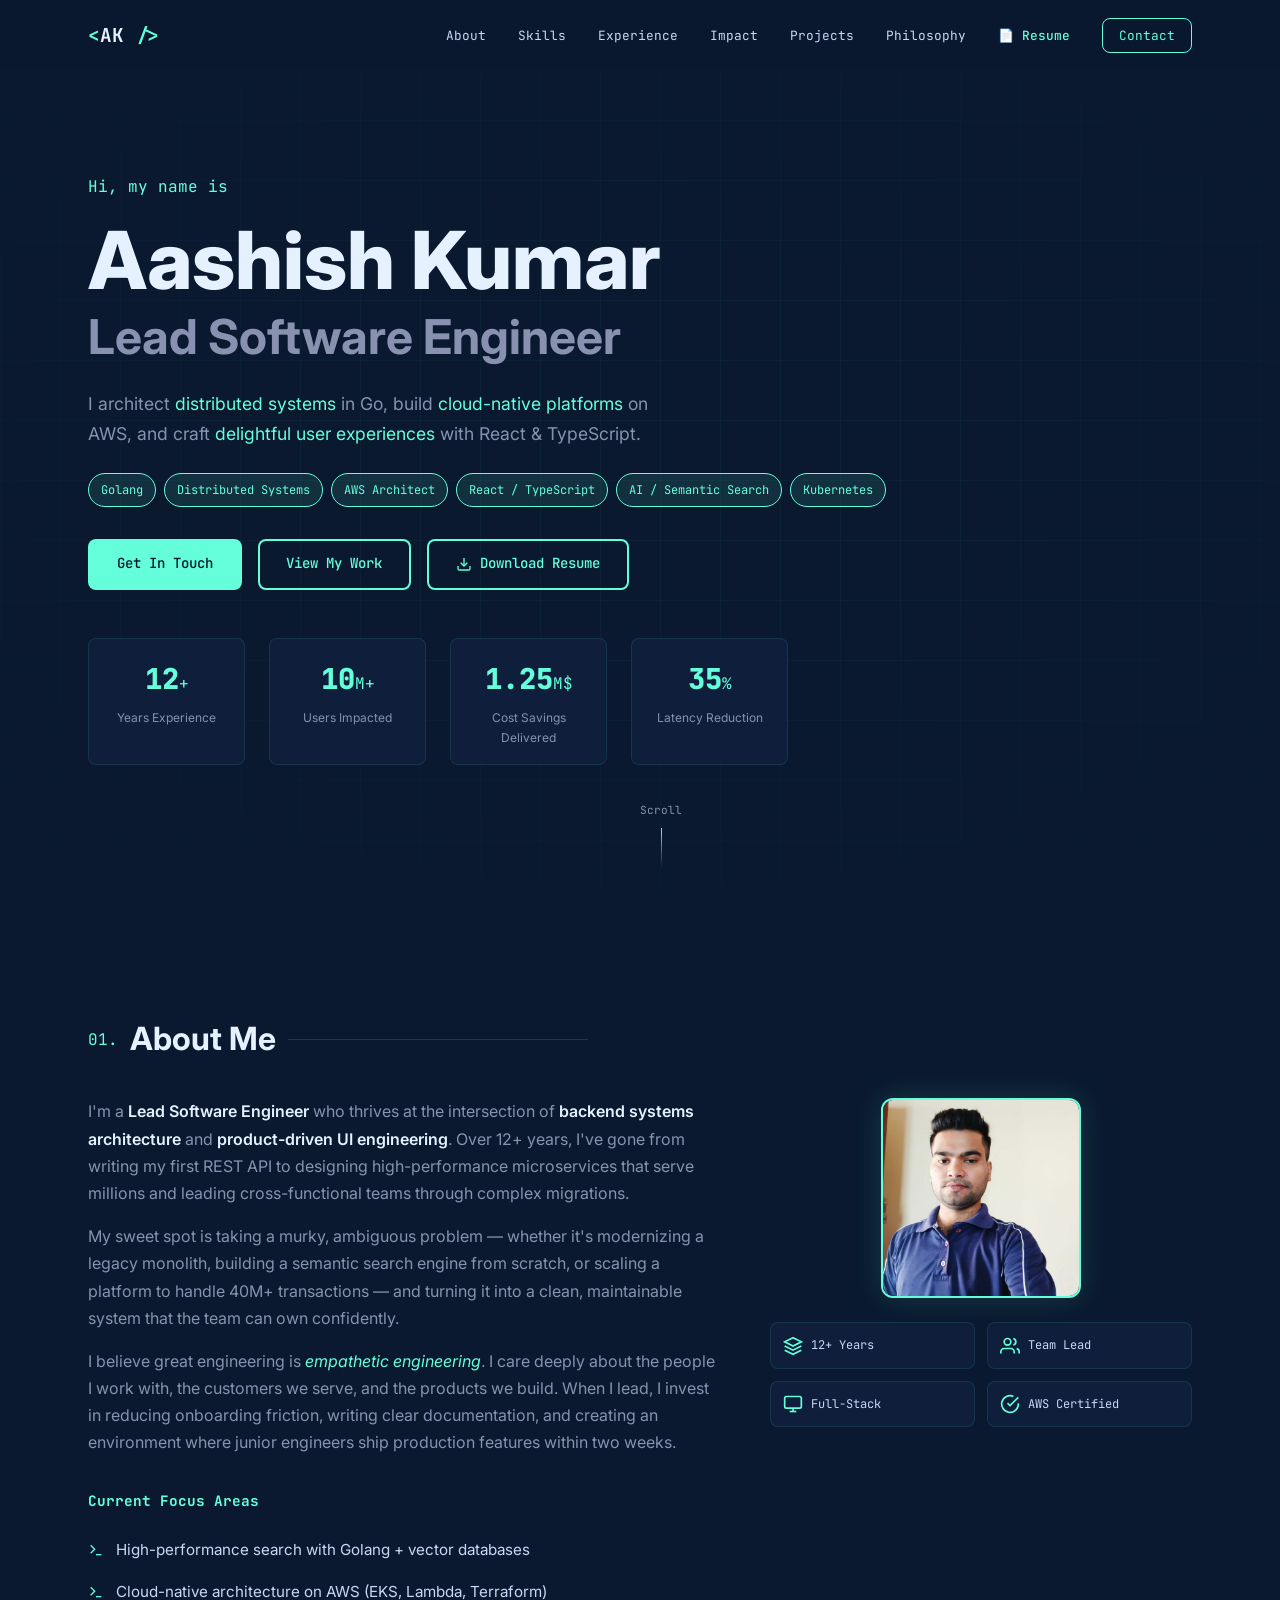
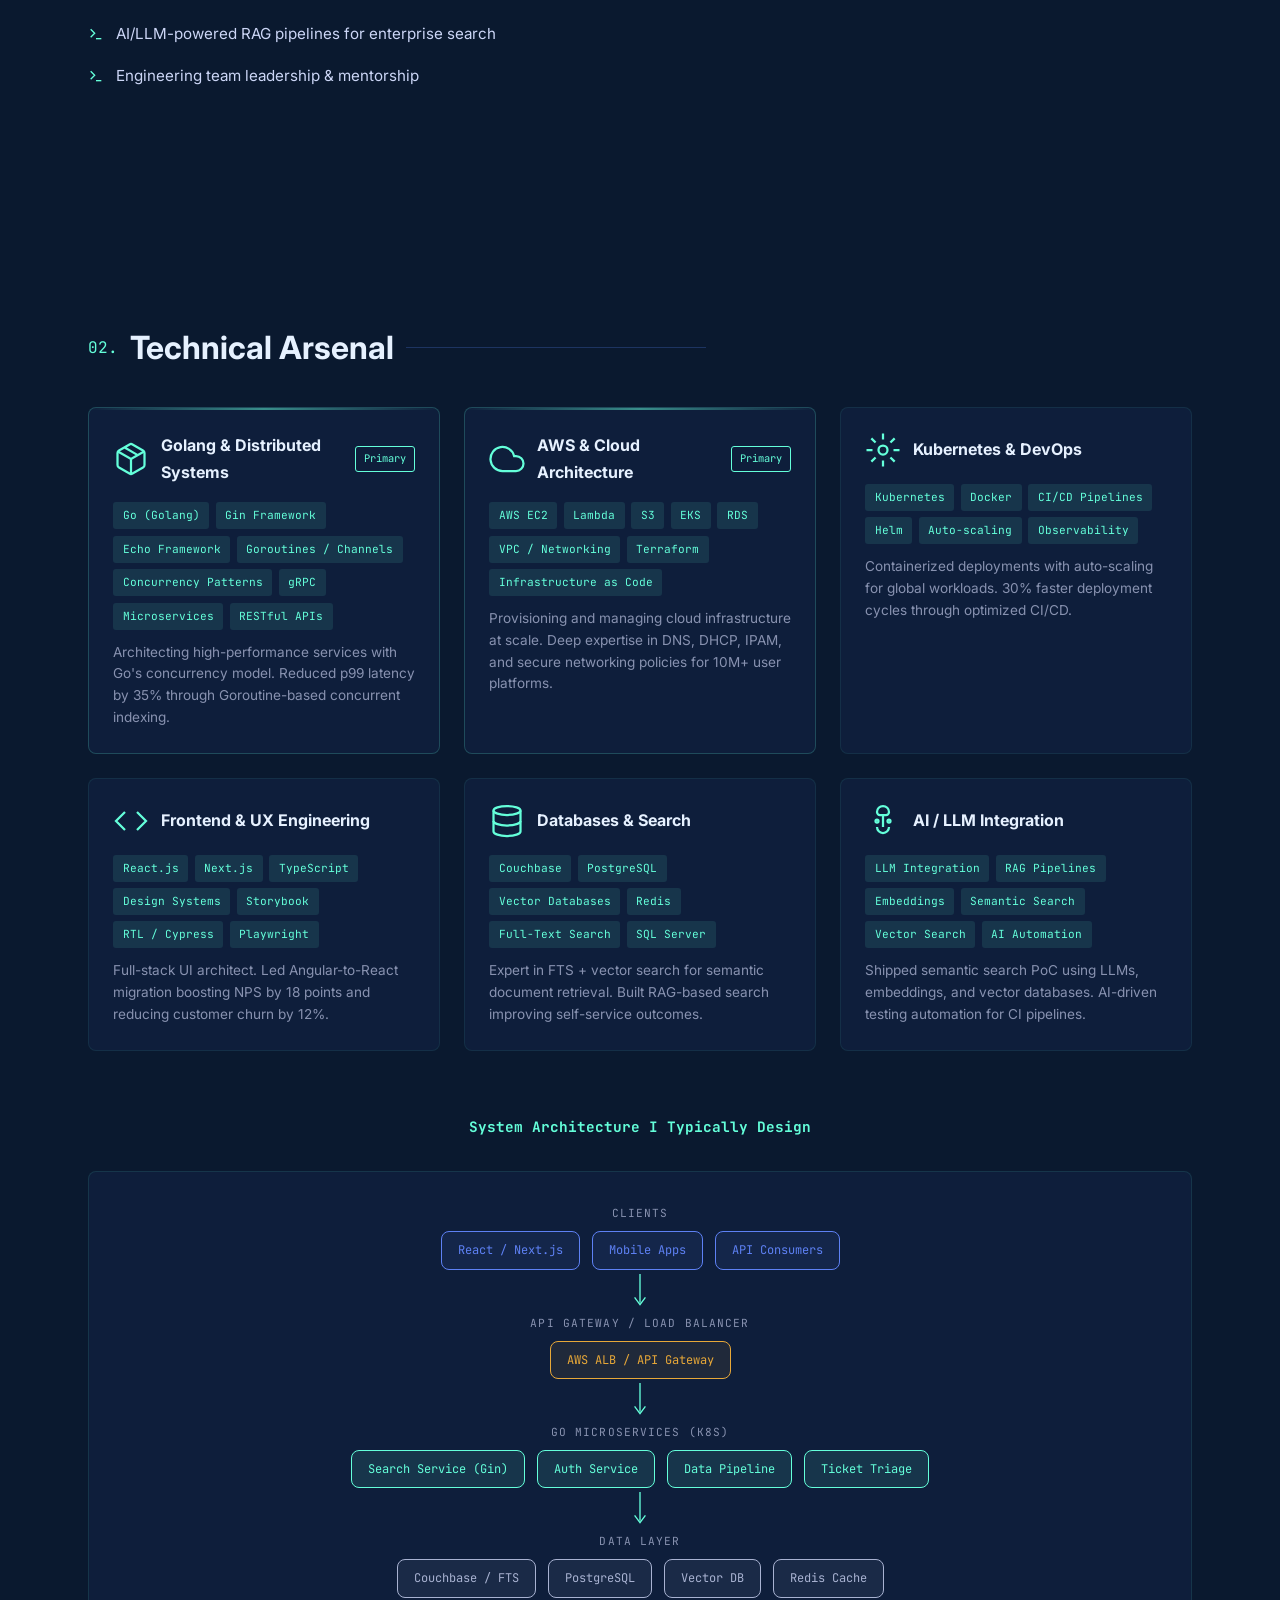
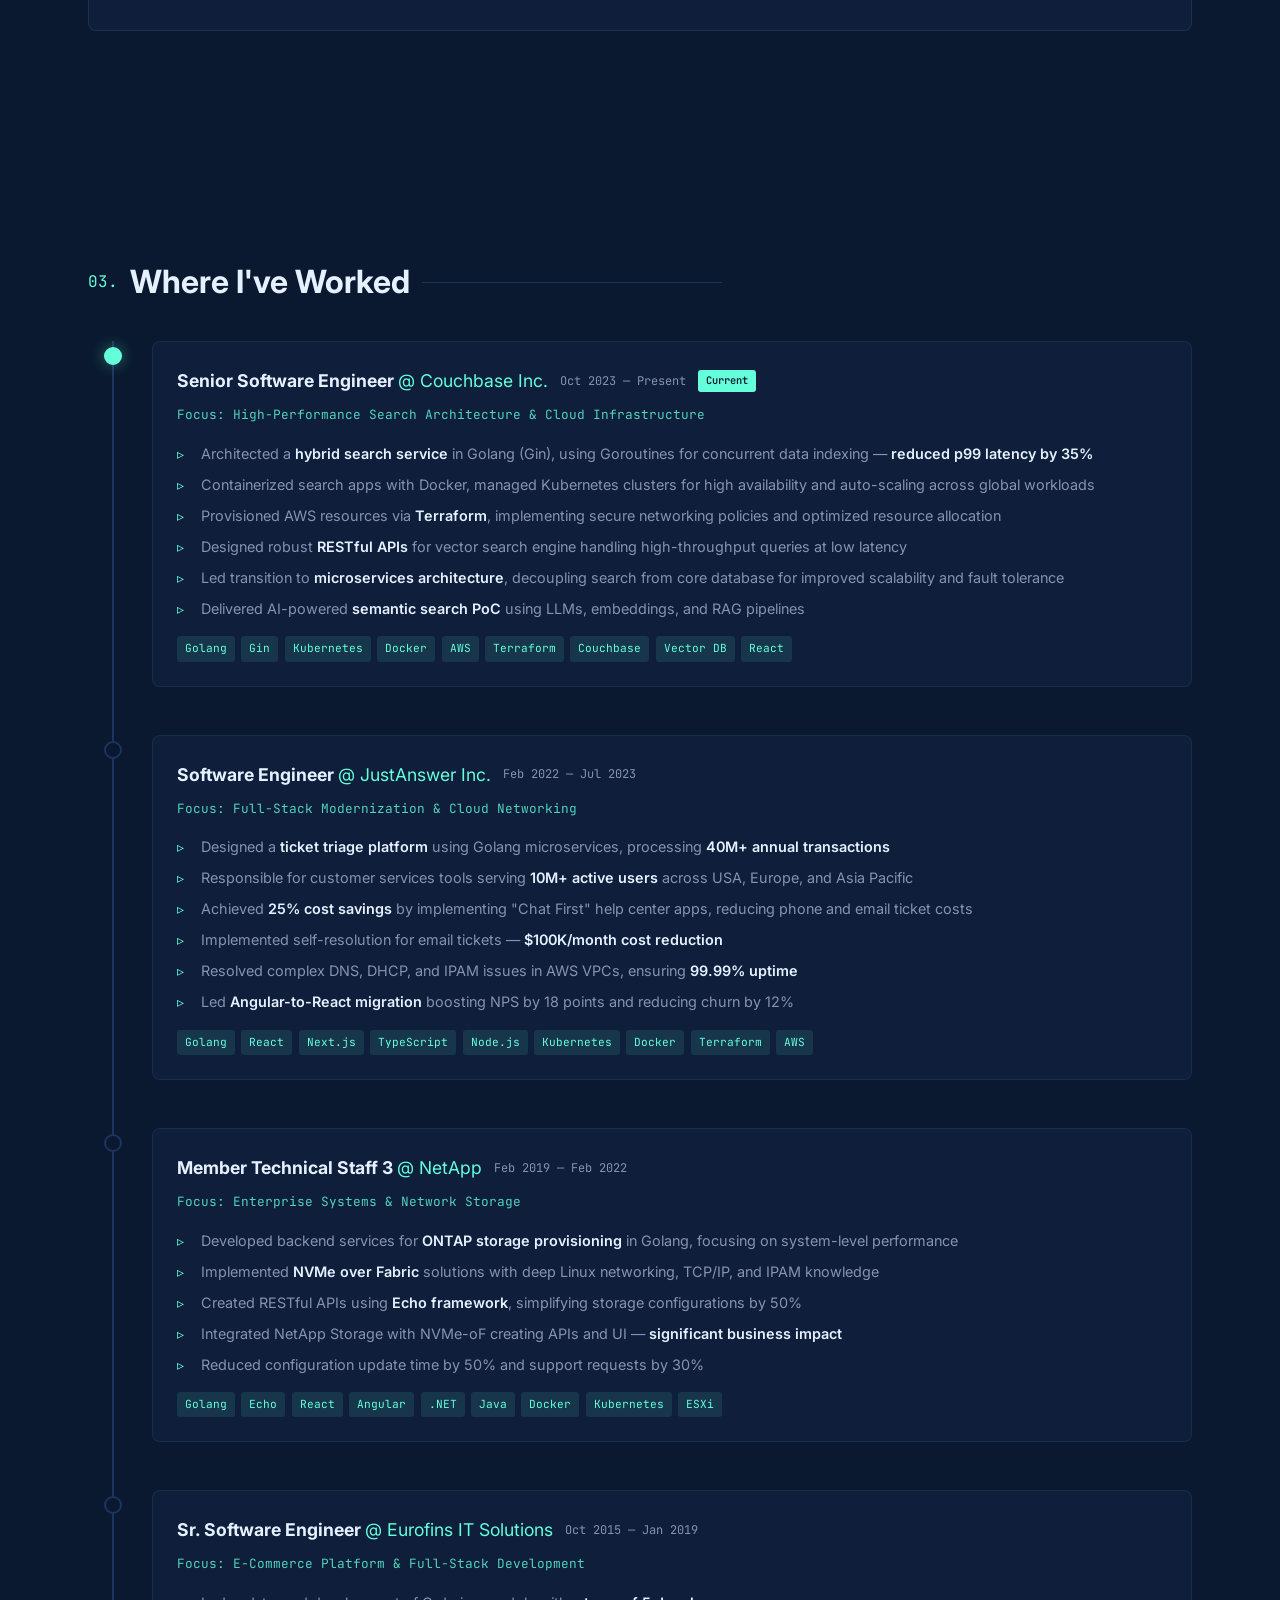
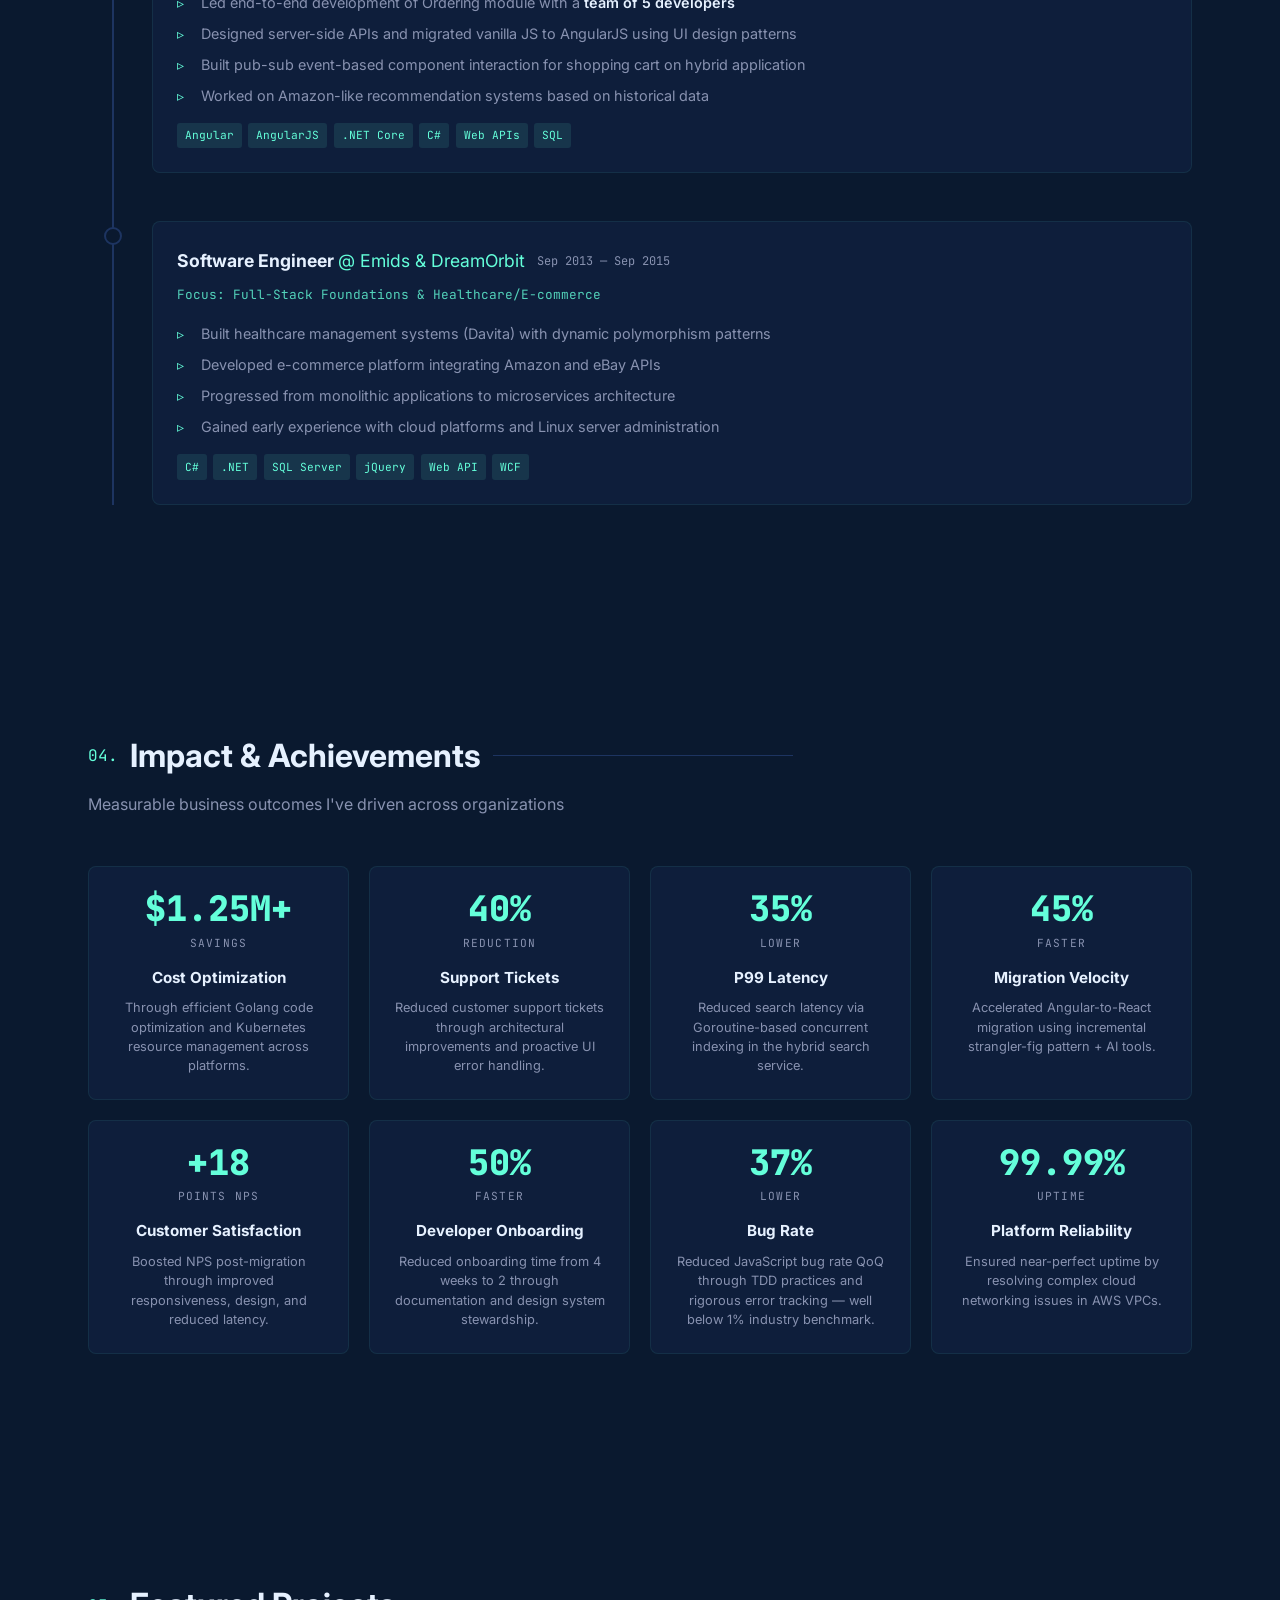
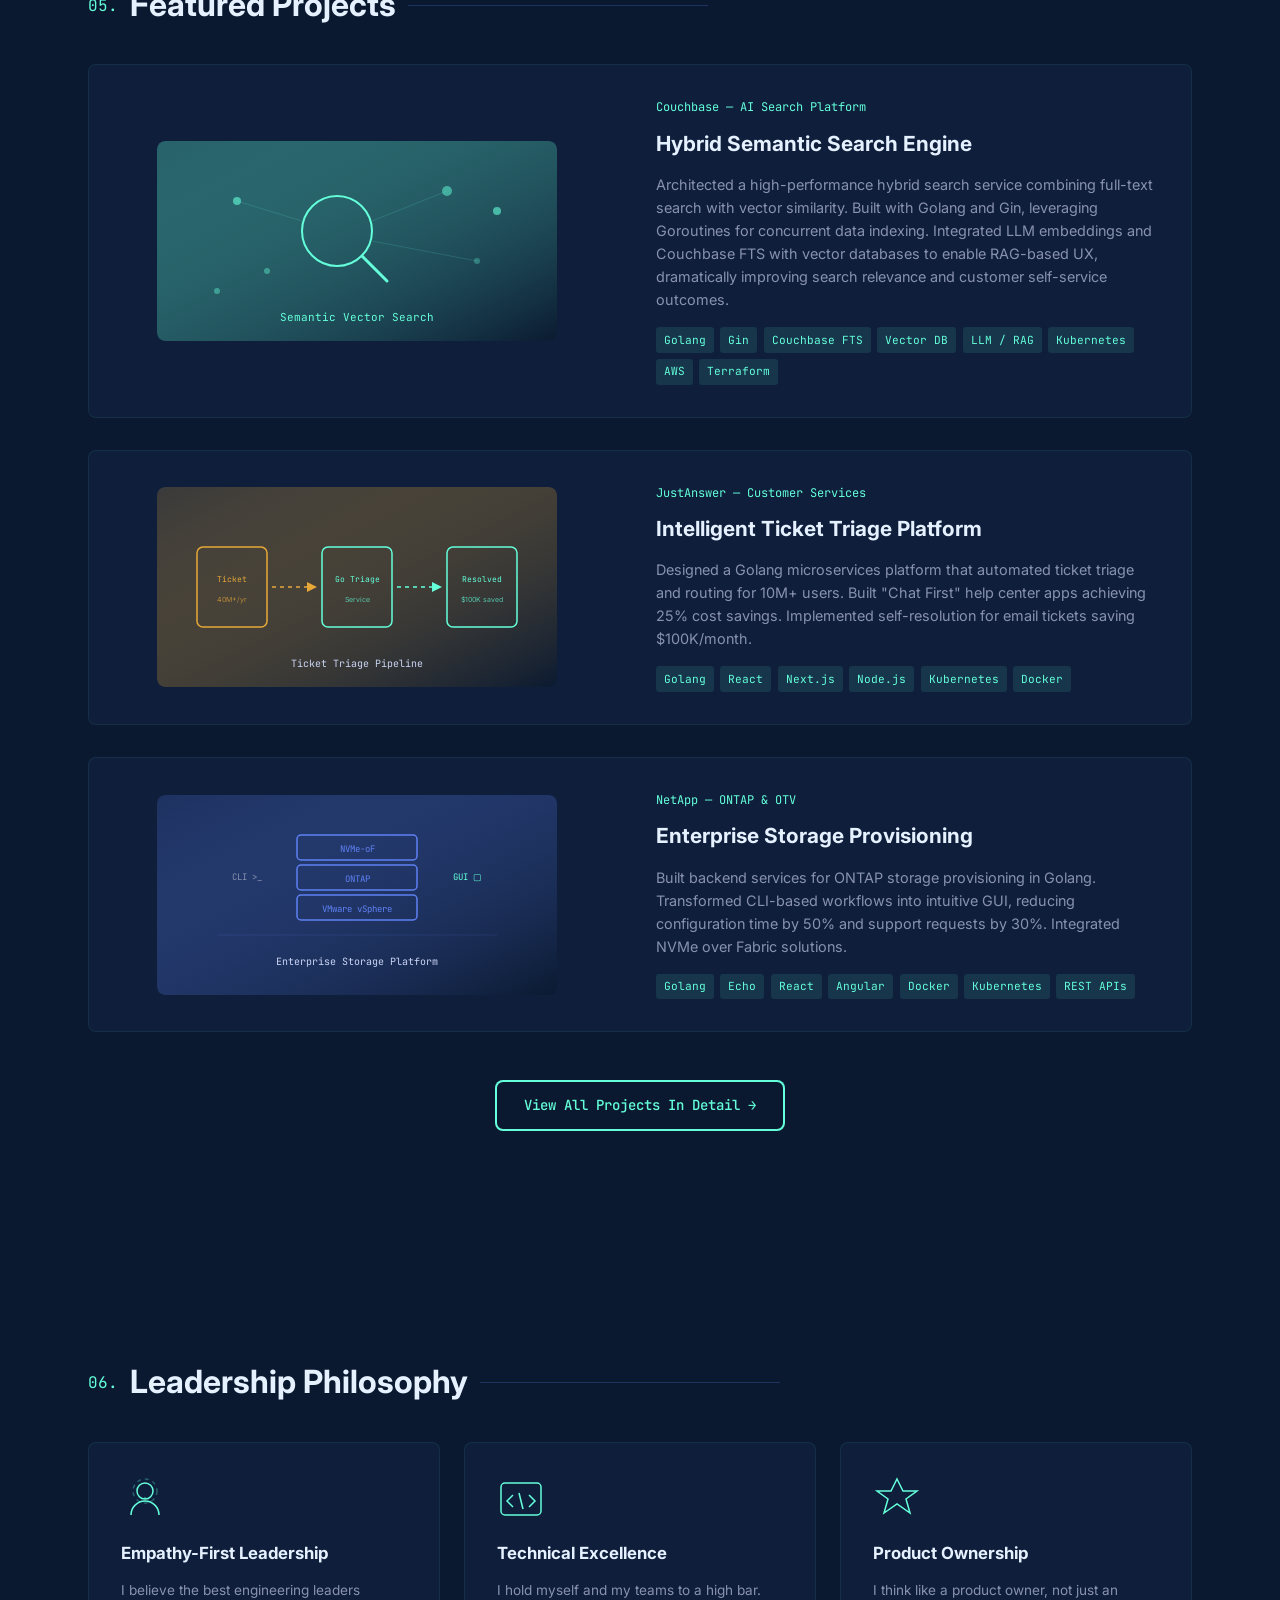
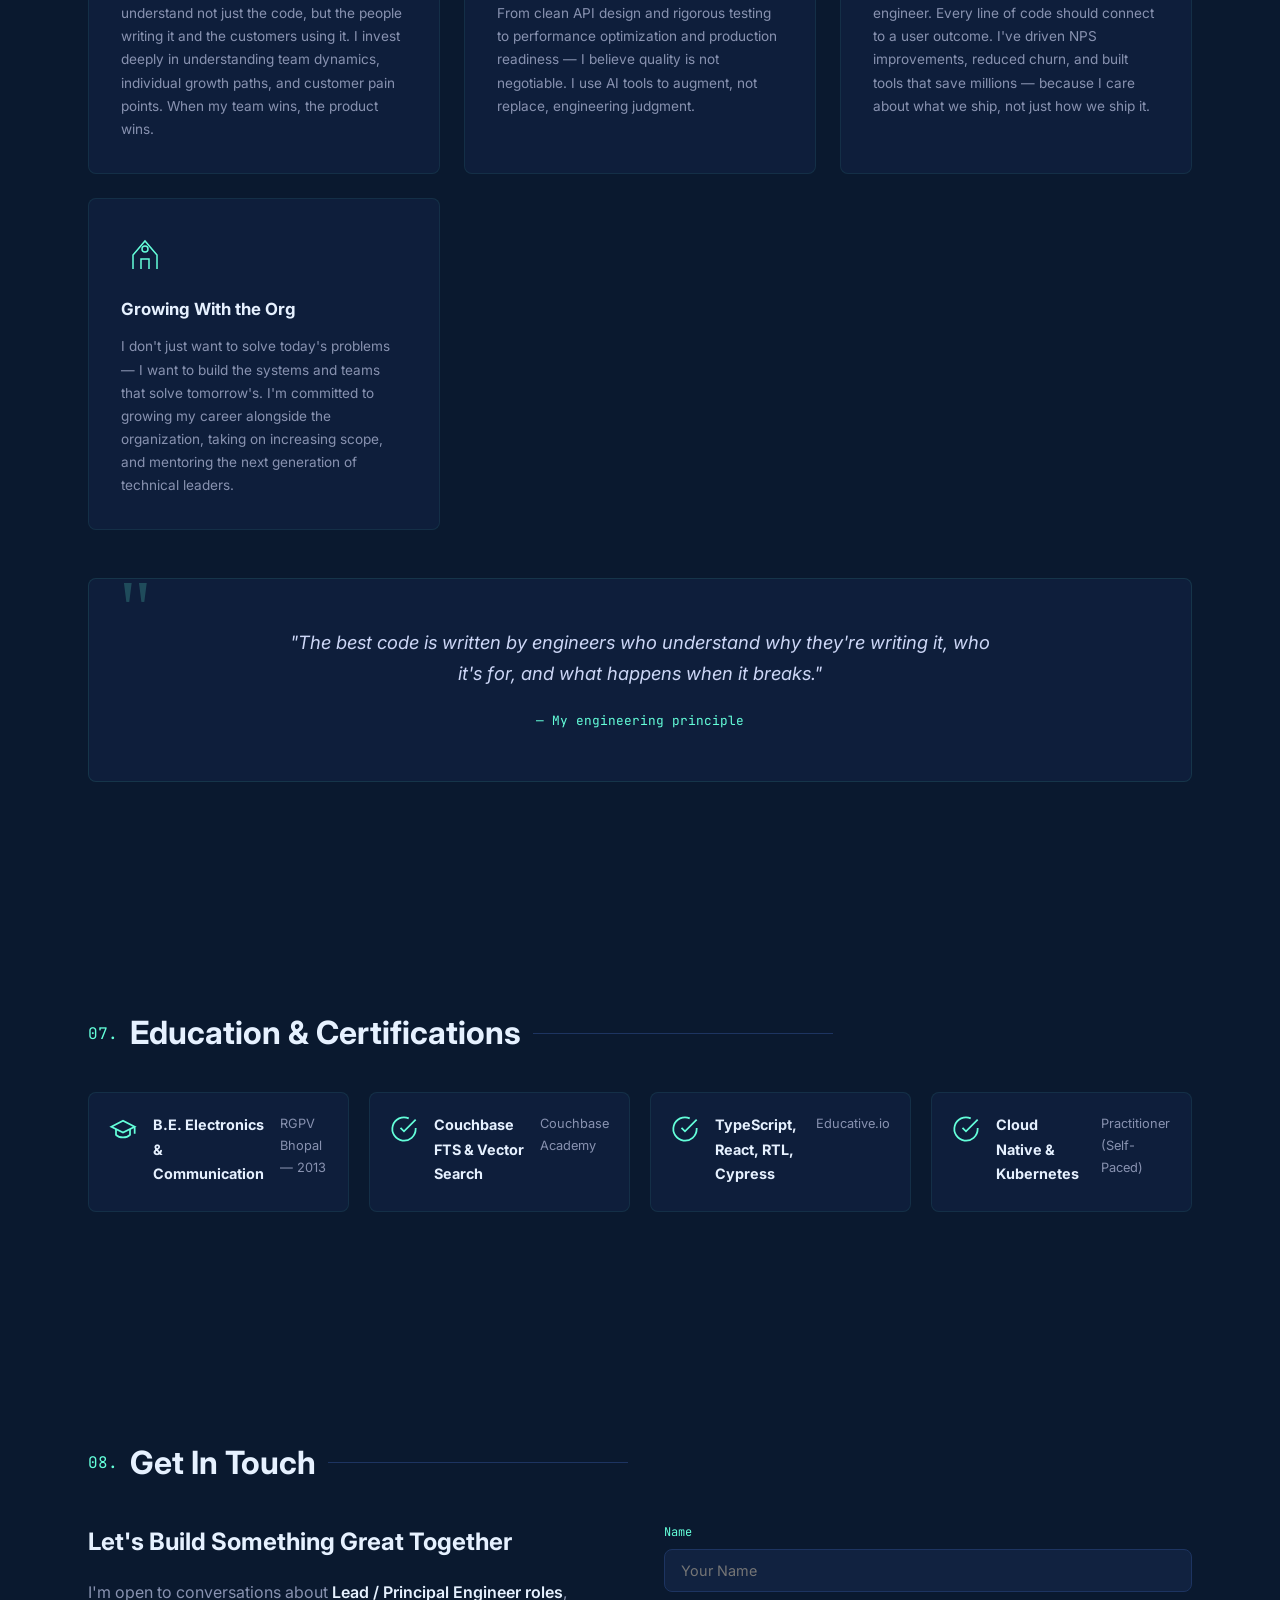
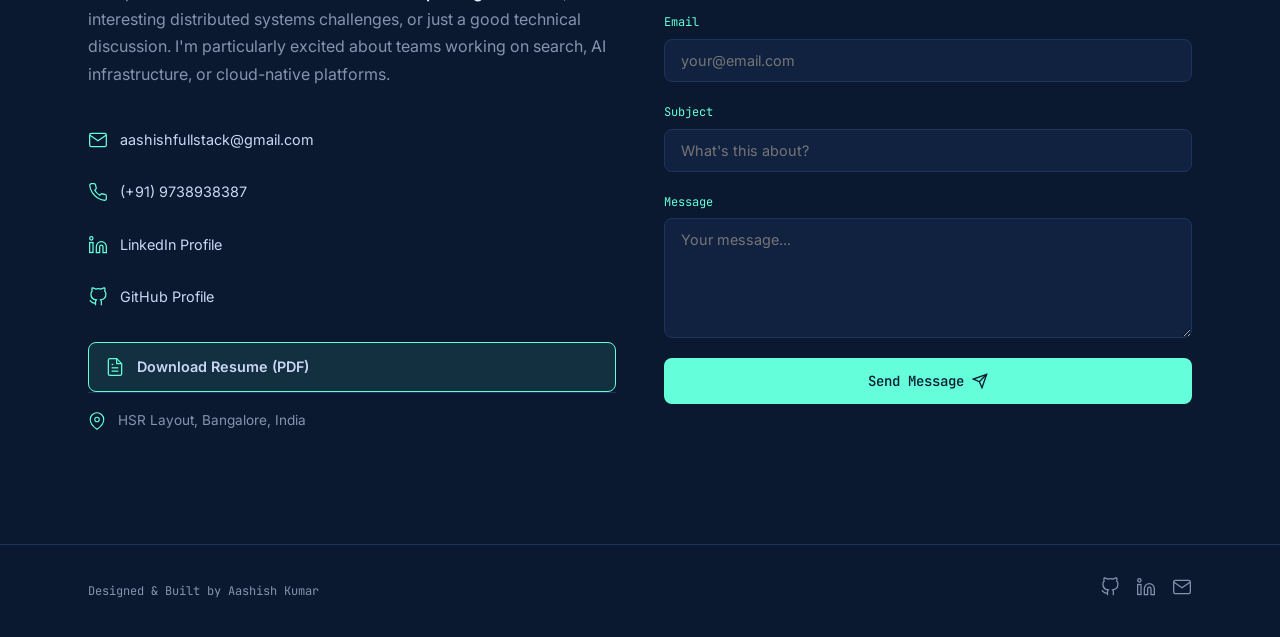
<file: index.html>
<!DOCTYPE html>
<html lang="en">
<head>
  <meta charset="UTF-8" />
  <meta name="viewport" content="width=device-width, initial-scale=1.0" />
  <title>Aashish Kumar — Lead Software Engineer | Golang, AWS, Distributed Systems</title>
  <meta name="description" content="Aashish Kumar — Lead Software Engineer with 12+ years building scalable distributed systems in Golang, cloud-native platforms on AWS, and full-stack products with React & TypeScript. Expert in AI/semantic search, Kubernetes, and microservices architecture." />
  <meta name="keywords" content="Aashish Kumar, Lead Software Engineer, Golang Developer, AWS Architect, Distributed Systems, Microservices, Kubernetes, React, TypeScript, Full Stack Engineer, Bangalore, Cloud Native, AI Search, Couchbase, Vector Database, RAG, Senior Engineer" />
  <meta name="author" content="Aashish Kumar" />
  <meta name="robots" content="index, follow" />
  <link rel="canonical" href="https://aashishgithub.github.io/profile/" />

  <!-- Open Graph / Facebook / LinkedIn -->
  <meta property="og:type" content="website" />
  <meta property="og:url" content="https://aashishgithub.github.io/profile/" />
  <meta property="og:title" content="Aashish Kumar — Lead Software Engineer | Golang & AWS Architect" />
  <meta property="og:description" content="12+ years building scalable distributed systems in Golang, cloud-native platforms on AWS, and full-stack products. $1.25M+ in cost savings delivered. Open to Lead/Principal roles." />
  <meta property="og:image" content="https://aashishgithub.github.io/profile/assets/images/Aashish_Photo.jpg" />
  <meta property="og:image:width" content="600" />
  <meta property="og:image:height" content="600" />
  <meta property="og:image:alt" content="Aashish Kumar — Lead Software Engineer" />
  <meta property="og:site_name" content="Aashish Kumar Portfolio" />
  <meta property="og:locale" content="en_US" />

  <!-- LinkedIn specific -->
  <meta property="profile:first_name" content="Aashish" />
  <meta property="profile:last_name" content="Kumar" />
  <meta name="linkedin:owner" content="aashish-kumar-0013" />

  <!-- Twitter Card -->
  <meta name="twitter:card" content="summary_large_image" />
  <meta name="twitter:title" content="Aashish Kumar — Lead Software Engineer | Golang & AWS Architect" />
  <meta name="twitter:description" content="12+ years building scalable distributed systems in Golang, cloud-native platforms on AWS, and full-stack products with React & TypeScript." />
  <meta name="twitter:image" content="https://aashishgithub.github.io/profile/assets/images/Aashish_Photo.jpg" />
  <meta name="twitter:image:alt" content="Aashish Kumar — Lead Software Engineer" />

  <!-- Geo & Location -->
  <meta name="geo.region" content="IN-KA" />
  <meta name="geo.placename" content="Bangalore" />

  <!-- Theme -->
  <meta name="theme-color" content="#0a192f" />

  <!-- Structured Data (JSON-LD) -->
  <script type="application/ld+json">
  {
    "@context": "https://schema.org",
    "@type": "Person",
    "name": "Aashish Kumar",
    "jobTitle": "Lead Software Engineer",
    "url": "https://aashishgithub.github.io/profile/",
    "image": "https://aashishgithub.github.io/profile/assets/images/Aashish_Photo.jpg",
    "email": "aashishfullstack@gmail.com",
    "telephone": "+919738938387",
    "address": {
      "@type": "PostalAddress",
      "addressLocality": "Bangalore",
      "addressRegion": "Karnataka",
      "addressCountry": "IN"
    },
    "sameAs": [
      "https://www.linkedin.com/in/aashish-kumar-0013/",
      "https://github.com/aashishGitHub"
    ],
    "knowsAbout": ["Golang", "Distributed Systems", "AWS", "Kubernetes", "React", "TypeScript", "Microservices", "AI/Semantic Search", "Couchbase", "Vector Databases"],
    "worksFor": {
      "@type": "Organization",
      "name": "Couchbase Inc."
    },
    "alumniOf": {
      "@type": "CollegeOrUniversity",
      "name": "RGPV Bhopal"
    }
  }
  </script>

  <link rel="stylesheet" href="assets/css/style.css" />
  <link rel="preconnect" href="https://fonts.googleapis.com" />
  <link rel="preconnect" href="https://fonts.gstatic.com" crossorigin />
  <link href="https://fonts.googleapis.com/css2?family=Inter:wght@300;400;500;600;700;800&family=JetBrains+Mono:wght@400;500&display=swap" rel="stylesheet" />
</head>
<body>
  <!-- ========== NAVIGATION ========== -->
  <nav class="nav" id="nav">
    <div class="nav__inner">
      <a href="#hero" class="nav__logo">
        <span class="nav__logo-bracket">&lt;</span>AK<span class="nav__logo-bracket"> /&gt;</span>
      </a>
      <button class="nav__toggle" id="navToggle" aria-label="Toggle menu">
        <span></span><span></span><span></span>
      </button>
      <ul class="nav__links" id="navLinks">
        <li><a href="#about">About</a></li>
        <li><a href="#skills">Skills</a></li>
        <li><a href="#experience">Experience</a></li>
        <li><a href="#achievements">Impact</a></li>
        <li><a href="#projects">Projects</a></li>
        <li><a href="#philosophy">Philosophy</a></li>
        <li><a href="assets/file/Resume.pdf" download class="nav__resume">📄 Resume</a></li>
        <li><a href="#contact" class="nav__cta">Contact</a></li>
      </ul>
    </div>
  </nav>

  <!-- ========== HERO ========== -->
  <section class="hero" id="hero">
    <div class="hero__bg-grid"></div>
    <div class="hero__particles" id="particles"></div>
    <div class="hero__content">
      <p class="hero__greeting">Hi, my name is</p>
      <h1 class="hero__name">Aashish Kumar</h1>
      <h2 class="hero__title">Lead Software Engineer</h2>
      <p class="hero__subtitle">
        I architect <span class="highlight">distributed systems</span> in Go,
        build <span class="highlight">cloud-native platforms</span> on AWS,
        and craft <span class="highlight">delightful user experiences</span> with React &amp; TypeScript.
      </p>
      <div class="hero__tags">
        <span class="tag">Golang</span>
        <span class="tag">Distributed Systems</span>
        <span class="tag">AWS Architect</span>
        <span class="tag">React / TypeScript</span>
        <span class="tag">AI / Semantic Search</span>
        <span class="tag">Kubernetes</span>
      </div>
      <div class="hero__cta">
        <a href="#contact" class="btn btn--primary">Get In Touch</a>
        <a href="#experience" class="btn btn--outline">View My Work</a>
        <a href="assets/file/Resume.pdf" download class="btn btn--download">
          <svg viewBox="0 0 24 24" fill="none" stroke="currentColor" stroke-width="2" width="18" height="18"><path d="M21 15v4a2 2 0 0 1-2 2H5a2 2 0 0 1-2-2v-4"/><polyline points="7 10 12 15 17 10"/><line x1="12" y1="15" x2="12" y2="3"/></svg>
          Download Resume
        </a>
      </div>
      <div class="hero__stats">
        <div class="hero__stat">
          <span class="hero__stat-number" data-count="12">0</span><span class="hero__stat-plus">+</span>
          <span class="hero__stat-label">Years Experience</span>
        </div>
        <div class="hero__stat">
          <span class="hero__stat-number" data-count="10">0</span><span class="hero__stat-plus">M+</span>
          <span class="hero__stat-label">Users Impacted</span>
        </div>
        <div class="hero__stat">
          <span class="hero__stat-number" data-count="1.25">0</span><span class="hero__stat-plus">M$</span>
          <span class="hero__stat-label">Cost Savings Delivered</span>
        </div>
        <div class="hero__stat">
          <span class="hero__stat-number" data-count="35">0</span><span class="hero__stat-plus">%</span>
          <span class="hero__stat-label">Latency Reduction</span>
        </div>
      </div>
    </div>
    <div class="hero__scroll">
      <span>Scroll</span>
      <div class="hero__scroll-line"></div>
    </div>
  </section>

  <!-- ========== ABOUT ========== -->
  <section class="section about" id="about">
    <div class="container">
      <h2 class="section__heading"><span class="section__number">01.</span> About Me</h2>
      <div class="about__grid">
        <div class="about__text">
          <p>
            I'm a <strong>Lead Software Engineer</strong> who thrives at the intersection of
            <strong>backend systems architecture</strong> and <strong>product-driven UI engineering</strong>.
            Over 12+ years, I've gone from writing my first REST API to designing high-performance
            microservices that serve millions and leading cross-functional teams through complex migrations.
          </p>
          <p>
            My sweet spot is taking a murky, ambiguous problem — whether it's modernizing a legacy monolith,
            building a semantic search engine from scratch, or scaling a platform to handle 40M+ transactions —
            and turning it into a clean, maintainable system that the team can own confidently.
          </p>
          <p>
            I believe great engineering is <em>empathetic engineering</em>. I care deeply about the people
            I work with, the customers we serve, and the products we build. When I lead, I invest in
            reducing onboarding friction, writing clear documentation, and creating an environment where
            junior engineers ship production features within two weeks.
          </p>
          <div class="about__focus-areas">
            <h3>Current Focus Areas</h3>
            <ul>
              <li>
                <svg class="icon" viewBox="0 0 24 24" fill="none" stroke="currentColor" stroke-width="2"><polyline points="4 17 10 11 4 5"/><line x1="12" y1="19" x2="20" y2="19"/></svg>
                High-performance search with Golang + vector databases
              </li>
              <li>
                <svg class="icon" viewBox="0 0 24 24" fill="none" stroke="currentColor" stroke-width="2"><polyline points="4 17 10 11 4 5"/><line x1="12" y1="19" x2="20" y2="19"/></svg>
                Cloud-native architecture on AWS (EKS, Lambda, Terraform)
              </li>
              <li>
                <svg class="icon" viewBox="0 0 24 24" fill="none" stroke="currentColor" stroke-width="2"><polyline points="4 17 10 11 4 5"/><line x1="12" y1="19" x2="20" y2="19"/></svg>
                AI/LLM-powered RAG pipelines for enterprise search
              </li>
              <li>
                <svg class="icon" viewBox="0 0 24 24" fill="none" stroke="currentColor" stroke-width="2"><polyline points="4 17 10 11 4 5"/><line x1="12" y1="19" x2="20" y2="19"/></svg>
                Engineering team leadership &amp; mentorship
              </li>
            </ul>
          </div>
        </div>
        <div class="about__visual">
          <div class="about__avatar">
            <img src="assets/images/Aashish_Photo.jpg" alt="Aashish Kumar — Lead Software Engineer" class="about__avatar-img" />
          </div>
          <div class="about__info-cards">
            <div class="info-card">
              <div class="info-card__icon">
                <svg viewBox="0 0 24 24" fill="none" stroke="currentColor" stroke-width="2"><path d="M12 2L2 7l10 5 10-5-10-5z"/><path d="M2 17l10 5 10-5"/><path d="M2 12l10 5 10-5"/></svg>
              </div>
              <span>12+ Years</span>
            </div>
            <div class="info-card">
              <div class="info-card__icon">
                <svg viewBox="0 0 24 24" fill="none" stroke="currentColor" stroke-width="2"><path d="M17 21v-2a4 4 0 0 0-4-4H5a4 4 0 0 0-4 4v2"/><circle cx="9" cy="7" r="4"/><path d="M23 21v-2a4 4 0 0 0-3-3.87"/><path d="M16 3.13a4 4 0 0 1 0 7.75"/></svg>
              </div>
              <span>Team Lead</span>
            </div>
            <div class="info-card">
              <div class="info-card__icon">
                <svg viewBox="0 0 24 24" fill="none" stroke="currentColor" stroke-width="2"><rect x="2" y="3" width="20" height="14" rx="2" ry="2"/><line x1="8" y1="21" x2="16" y2="21"/><line x1="12" y1="17" x2="12" y2="21"/></svg>
              </div>
              <span>Full-Stack</span>
            </div>
            <div class="info-card">
              <div class="info-card__icon">
                <svg viewBox="0 0 24 24" fill="none" stroke="currentColor" stroke-width="2"><path d="M22 11.08V12a10 10 0 1 1-5.93-9.14"/><polyline points="22 4 12 14.01 9 11.01"/></svg>
              </div>
              <span>AWS Certified</span>
            </div>
          </div>
        </div>
      </div>
    </div>
  </section>

  <!-- ========== SKILLS ========== -->
  <section class="section skills" id="skills">
    <div class="container">
      <h2 class="section__heading"><span class="section__number">02.</span> Technical Arsenal</h2>
      <div class="skills__grid">
        <!-- Golang & Backend -->
        <div class="skill-card skill-card--featured">
          <div class="skill-card__header">
            <div class="skill-card__icon-wrap">
              <svg viewBox="0 0 24 24" fill="none" stroke="currentColor" stroke-width="1.5"><path d="M16.5 9.4l-9-5.19M21 16V8a2 2 0 0 0-1-1.73l-7-4a2 2 0 0 0-2 0l-7 4A2 2 0 0 0 3 8v8a2 2 0 0 0 1 1.73l7 4a2 2 0 0 0 2 0l7-4A2 2 0 0 0 21 16z"/><polyline points="3.27 6.96 12 12.01 20.73 6.96"/><line x1="12" y1="22.08" x2="12" y2="12"/></svg>
            </div>
            <h3>Golang &amp; Distributed Systems</h3>
            <span class="skill-card__label">Primary</span>
          </div>
          <div class="skill-card__body">
            <div class="skill-tags">
              <span>Go (Golang)</span>
              <span>Gin Framework</span>
              <span>Echo Framework</span>
              <span>Goroutines / Channels</span>
              <span>Concurrency Patterns</span>
              <span>gRPC</span>
              <span>Microservices</span>
              <span>RESTful APIs</span>
            </div>
            <p class="skill-card__desc">Architecting high-performance services with Go's concurrency model. Reduced p99 latency by 35% through Goroutine-based concurrent indexing.</p>
          </div>
        </div>

        <!-- Cloud & AWS -->
        <div class="skill-card skill-card--featured">
          <div class="skill-card__header">
            <div class="skill-card__icon-wrap">
              <svg viewBox="0 0 24 24" fill="none" stroke="currentColor" stroke-width="1.5"><path d="M18 10h-1.26A8 8 0 1 0 9 20h9a5 5 0 0 0 0-10z"/></svg>
            </div>
            <h3>AWS &amp; Cloud Architecture</h3>
            <span class="skill-card__label">Primary</span>
          </div>
          <div class="skill-card__body">
            <div class="skill-tags">
              <span>AWS EC2</span>
              <span>Lambda</span>
              <span>S3</span>
              <span>EKS</span>
              <span>RDS</span>
              <span>VPC / Networking</span>
              <span>Terraform</span>
              <span>Infrastructure as Code</span>
            </div>
            <p class="skill-card__desc">Provisioning and managing cloud infrastructure at scale. Deep expertise in DNS, DHCP, IPAM, and secure networking policies for 10M+ user platforms.</p>
          </div>
        </div>

        <!-- Kubernetes & DevOps -->
        <div class="skill-card">
          <div class="skill-card__header">
            <div class="skill-card__icon-wrap">
              <svg viewBox="0 0 24 24" fill="none" stroke="currentColor" stroke-width="1.5"><circle cx="12" cy="12" r="3"/><path d="M12 1v4M12 19v4M4.22 4.22l2.83 2.83M16.95 16.95l2.83 2.83M1 12h4M19 12h4M4.22 19.78l2.83-2.83M16.95 7.05l2.83-2.83"/></svg>
            </div>
            <h3>Kubernetes &amp; DevOps</h3>
          </div>
          <div class="skill-card__body">
            <div class="skill-tags">
              <span>Kubernetes</span>
              <span>Docker</span>
              <span>CI/CD Pipelines</span>
              <span>Helm</span>
              <span>Auto-scaling</span>
              <span>Observability</span>
            </div>
            <p class="skill-card__desc">Containerized deployments with auto-scaling for global workloads. 30% faster deployment cycles through optimized CI/CD.</p>
          </div>
        </div>

        <!-- Frontend -->
        <div class="skill-card">
          <div class="skill-card__header">
            <div class="skill-card__icon-wrap">
              <svg viewBox="0 0 24 24" fill="none" stroke="currentColor" stroke-width="1.5"><polyline points="16 18 22 12 16 6"/><polyline points="8 6 2 12 8 18"/></svg>
            </div>
            <h3>Frontend &amp; UX Engineering</h3>
          </div>
          <div class="skill-card__body">
            <div class="skill-tags">
              <span>React.js</span>
              <span>Next.js</span>
              <span>TypeScript</span>
              <span>Design Systems</span>
              <span>Storybook</span>
              <span>RTL / Cypress</span>
              <span>Playwright</span>
            </div>
            <p class="skill-card__desc">Full-stack UI architect. Led Angular-to-React migration boosting NPS by 18 points and reducing customer churn by 12%.</p>
          </div>
        </div>

        <!-- Databases -->
        <div class="skill-card">
          <div class="skill-card__header">
            <div class="skill-card__icon-wrap">
              <svg viewBox="0 0 24 24" fill="none" stroke="currentColor" stroke-width="1.5"><ellipse cx="12" cy="5" rx="9" ry="3"/><path d="M21 12c0 1.66-4 3-9 3s-9-1.34-9-3"/><path d="M3 5v14c0 1.66 4 3 9 3s9-1.34 9-3V5"/></svg>
            </div>
            <h3>Databases &amp; Search</h3>
          </div>
          <div class="skill-card__body">
            <div class="skill-tags">
              <span>Couchbase</span>
              <span>PostgreSQL</span>
              <span>Vector Databases</span>
              <span>Redis</span>
              <span>Full-Text Search</span>
              <span>SQL Server</span>
            </div>
            <p class="skill-card__desc">Expert in FTS + vector search for semantic document retrieval. Built RAG-based search improving self-service outcomes.</p>
          </div>
        </div>

        <!-- AI & ML -->
        <div class="skill-card">
          <div class="skill-card__header">
            <div class="skill-card__icon-wrap">
              <svg viewBox="0 0 24 24" fill="none" stroke="currentColor" stroke-width="1.5"><path d="M12 2a4 4 0 0 1 4 4c0 1.1-.9 2-2 2h-4a2 2 0 0 1-2-2 4 4 0 0 1 4-4z"/><path d="M12 8v8"/><path d="M8 16a4 4 0 0 0 8 0"/><circle cx="8" cy="12" r="1"/><circle cx="16" cy="12" r="1"/></svg>
            </div>
            <h3>AI / LLM Integration</h3>
          </div>
          <div class="skill-card__body">
            <div class="skill-tags">
              <span>LLM Integration</span>
              <span>RAG Pipelines</span>
              <span>Embeddings</span>
              <span>Semantic Search</span>
              <span>Vector Search</span>
              <span>AI Automation</span>
            </div>
            <p class="skill-card__desc">Shipped semantic search PoC using LLMs, embeddings, and vector databases. AI-driven testing automation for CI pipelines.</p>
          </div>
        </div>
      </div>

      <!-- Architecture Diagram -->
      <div class="skills__architecture">
        <h3>System Architecture I Typically Design</h3>
        <div class="architecture-diagram">
          <div class="arch-layer">
            <div class="arch-label">Clients</div>
            <div class="arch-nodes">
              <div class="arch-node arch-node--client">React / Next.js</div>
              <div class="arch-node arch-node--client">Mobile Apps</div>
              <div class="arch-node arch-node--client">API Consumers</div>
            </div>
          </div>
          <div class="arch-arrow">
            <svg viewBox="0 0 24 40" fill="none" stroke="#64ffda" stroke-width="1.5"><line x1="12" y1="0" x2="12" y2="32"/><polyline points="6 26 12 34 18 26"/></svg>
          </div>
          <div class="arch-layer">
            <div class="arch-label">API Gateway / Load Balancer</div>
            <div class="arch-nodes">
              <div class="arch-node arch-node--infra">AWS ALB / API Gateway</div>
            </div>
          </div>
          <div class="arch-arrow">
            <svg viewBox="0 0 24 40" fill="none" stroke="#64ffda" stroke-width="1.5"><line x1="12" y1="0" x2="12" y2="32"/><polyline points="6 26 12 34 18 26"/></svg>
          </div>
          <div class="arch-layer">
            <div class="arch-label">Go Microservices (K8s)</div>
            <div class="arch-nodes">
              <div class="arch-node arch-node--go">Search Service (Gin)</div>
              <div class="arch-node arch-node--go">Auth Service</div>
              <div class="arch-node arch-node--go">Data Pipeline</div>
              <div class="arch-node arch-node--go">Ticket Triage</div>
            </div>
          </div>
          <div class="arch-arrow">
            <svg viewBox="0 0 24 40" fill="none" stroke="#64ffda" stroke-width="1.5"><line x1="12" y1="0" x2="12" y2="32"/><polyline points="6 26 12 34 18 26"/></svg>
          </div>
          <div class="arch-layer">
            <div class="arch-label">Data Layer</div>
            <div class="arch-nodes">
              <div class="arch-node arch-node--data">Couchbase / FTS</div>
              <div class="arch-node arch-node--data">PostgreSQL</div>
              <div class="arch-node arch-node--data">Vector DB</div>
              <div class="arch-node arch-node--data">Redis Cache</div>
            </div>
          </div>
        </div>
      </div>
    </div>
  </section>

  <!-- ========== EXPERIENCE ========== -->
  <section class="section experience" id="experience">
    <div class="container">
      <h2 class="section__heading"><span class="section__number">03.</span> Where I've Worked</h2>
      <div class="timeline">
        <!-- Couchbase -->
        <div class="timeline__item timeline__item--active">
          <div class="timeline__marker"></div>
          <div class="timeline__content">
            <div class="timeline__header">
              <h3>Senior Software Engineer <span class="timeline__company">@ Couchbase Inc.</span></h3>
              <span class="timeline__date">Oct 2023 — Present</span>
              <span class="timeline__badge">Current</span>
            </div>
            <p class="timeline__focus">Focus: High-Performance Search Architecture &amp; Cloud Infrastructure</p>
            <ul class="timeline__highlights">
              <li>Architected a <strong>hybrid search service</strong> in Golang (Gin), using Goroutines for concurrent data indexing — <strong>reduced p99 latency by 35%</strong></li>
              <li>Containerized search apps with Docker, managed Kubernetes clusters for high availability and auto-scaling across global workloads</li>
              <li>Provisioned AWS resources via <strong>Terraform</strong>, implementing secure networking policies and optimized resource allocation</li>
              <li>Designed robust <strong>RESTful APIs</strong> for vector search engine handling high-throughput queries at low latency</li>
              <li>Led transition to <strong>microservices architecture</strong>, decoupling search from core database for improved scalability and fault tolerance</li>
              <li>Delivered AI-powered <strong>semantic search PoC</strong> using LLMs, embeddings, and RAG pipelines</li>
            </ul>
            <div class="timeline__tech">
              <span>Golang</span><span>Gin</span><span>Kubernetes</span><span>Docker</span><span>AWS</span><span>Terraform</span><span>Couchbase</span><span>Vector DB</span><span>React</span>
            </div>
          </div>
        </div>

        <!-- JustAnswer -->
        <div class="timeline__item">
          <div class="timeline__marker"></div>
          <div class="timeline__content">
            <div class="timeline__header">
              <h3>Software Engineer <span class="timeline__company">@ JustAnswer Inc.</span></h3>
              <span class="timeline__date">Feb 2022 — Jul 2023</span>
            </div>
            <p class="timeline__focus">Focus: Full-Stack Modernization &amp; Cloud Networking</p>
            <ul class="timeline__highlights">
              <li>Designed a <strong>ticket triage platform</strong> using Golang microservices, processing <strong>40M+ annual transactions</strong></li>
              <li>Responsible for customer services tools serving <strong>10M+ active users</strong> across USA, Europe, and Asia Pacific</li>
              <li>Achieved <strong>25% cost savings</strong> by implementing "Chat First" help center apps, reducing phone and email ticket costs</li>
              <li>Implemented self-resolution for email tickets — <strong>$100K/month cost reduction</strong></li>
              <li>Resolved complex DNS, DHCP, and IPAM issues in AWS VPCs, ensuring <strong>99.99% uptime</strong></li>
              <li>Led <strong>Angular-to-React migration</strong> boosting NPS by 18 points and reducing churn by 12%</li>
            </ul>
            <div class="timeline__tech">
              <span>Golang</span><span>React</span><span>Next.js</span><span>TypeScript</span><span>Node.js</span><span>Kubernetes</span><span>Docker</span><span>Terraform</span><span>AWS</span>
            </div>
          </div>
        </div>

        <!-- NetApp -->
        <div class="timeline__item">
          <div class="timeline__marker"></div>
          <div class="timeline__content">
            <div class="timeline__header">
              <h3>Member Technical Staff 3 <span class="timeline__company">@ NetApp</span></h3>
              <span class="timeline__date">Feb 2019 — Feb 2022</span>
            </div>
            <p class="timeline__focus">Focus: Enterprise Systems &amp; Network Storage</p>
            <ul class="timeline__highlights">
              <li>Developed backend services for <strong>ONTAP storage provisioning</strong> in Golang, focusing on system-level performance</li>
              <li>Implemented <strong>NVMe over Fabric</strong> solutions with deep Linux networking, TCP/IP, and IPAM knowledge</li>
              <li>Created RESTful APIs using <strong>Echo framework</strong>, simplifying storage configurations by 50%</li>
              <li>Integrated NetApp Storage with NVMe-oF creating APIs and UI — <strong>significant business impact</strong></li>
              <li>Reduced configuration update time by 50% and support requests by 30%</li>
            </ul>
            <div class="timeline__tech">
              <span>Golang</span><span>Echo</span><span>React</span><span>Angular</span><span>.NET</span><span>Java</span><span>Docker</span><span>Kubernetes</span><span>ESXi</span>
            </div>
          </div>
        </div>

        <!-- Eurofins -->
        <div class="timeline__item">
          <div class="timeline__marker"></div>
          <div class="timeline__content">
            <div class="timeline__header">
              <h3>Sr. Software Engineer <span class="timeline__company">@ Eurofins IT Solutions</span></h3>
              <span class="timeline__date">Oct 2015 — Jan 2019</span>
            </div>
            <p class="timeline__focus">Focus: E-Commerce Platform &amp; Full-Stack Development</p>
            <ul class="timeline__highlights">
              <li>Led end-to-end development of Ordering module with a <strong>team of 5 developers</strong></li>
              <li>Designed server-side APIs and migrated vanilla JS to AngularJS using UI design patterns</li>
              <li>Built pub-sub event-based component interaction for shopping cart on hybrid application</li>
              <li>Worked on Amazon-like recommendation systems based on historical data</li>
            </ul>
            <div class="timeline__tech">
              <span>Angular</span><span>AngularJS</span><span>.NET Core</span><span>C#</span><span>Web APIs</span><span>SQL</span>
            </div>
          </div>
        </div>

        <!-- Early Career -->
        <div class="timeline__item">
          <div class="timeline__marker"></div>
          <div class="timeline__content">
            <div class="timeline__header">
              <h3>Software Engineer <span class="timeline__company">@ Emids &amp; DreamOrbit</span></h3>
              <span class="timeline__date">Sep 2013 — Sep 2015</span>
            </div>
            <p class="timeline__focus">Focus: Full-Stack Foundations &amp; Healthcare/E-commerce</p>
            <ul class="timeline__highlights">
              <li>Built healthcare management systems (Davita) with dynamic polymorphism patterns</li>
              <li>Developed e-commerce platform integrating Amazon and eBay APIs</li>
              <li>Progressed from monolithic applications to microservices architecture</li>
              <li>Gained early experience with cloud platforms and Linux server administration</li>
            </ul>
            <div class="timeline__tech">
              <span>C#</span><span>.NET</span><span>SQL Server</span><span>jQuery</span><span>Web API</span><span>WCF</span>
            </div>
          </div>
        </div>
      </div>
    </div>
  </section>

  <!-- ========== ACHIEVEMENTS ========== -->
  <section class="section achievements" id="achievements">
    <div class="container">
      <h2 class="section__heading"><span class="section__number">04.</span> Impact &amp; Achievements</h2>
      <p class="section__subtitle">Measurable business outcomes I've driven across organizations</p>

      <div class="achievements__grid">
        <div class="achievement-card">
          <div class="achievement-card__metric">
            <span class="achievement-card__number">$1.25M+</span>
            <span class="achievement-card__unit">Savings</span>
          </div>
          <h3>Cost Optimization</h3>
          <p>Through efficient Golang code optimization and Kubernetes resource management across platforms.</p>
        </div>

        <div class="achievement-card">
          <div class="achievement-card__metric">
            <span class="achievement-card__number">40%</span>
            <span class="achievement-card__unit">Reduction</span>
          </div>
          <h3>Support Tickets</h3>
          <p>Reduced customer support tickets through architectural improvements and proactive UI error handling.</p>
        </div>

        <div class="achievement-card">
          <div class="achievement-card__metric">
            <span class="achievement-card__number">35%</span>
            <span class="achievement-card__unit">Lower</span>
          </div>
          <h3>P99 Latency</h3>
          <p>Reduced search latency via Goroutine-based concurrent indexing in the hybrid search service.</p>
        </div>

        <div class="achievement-card">
          <div class="achievement-card__metric">
            <span class="achievement-card__number">45%</span>
            <span class="achievement-card__unit">Faster</span>
          </div>
          <h3>Migration Velocity</h3>
          <p>Accelerated Angular-to-React migration using incremental strangler-fig pattern + AI tools.</p>
        </div>

        <div class="achievement-card">
          <div class="achievement-card__metric">
            <span class="achievement-card__number">+18</span>
            <span class="achievement-card__unit">Points NPS</span>
          </div>
          <h3>Customer Satisfaction</h3>
          <p>Boosted NPS post-migration through improved responsiveness, design, and reduced latency.</p>
        </div>

        <div class="achievement-card">
          <div class="achievement-card__metric">
            <span class="achievement-card__number">50%</span>
            <span class="achievement-card__unit">Faster</span>
          </div>
          <h3>Developer Onboarding</h3>
          <p>Reduced onboarding time from 4 weeks to 2 through documentation and design system stewardship.</p>
        </div>

        <div class="achievement-card">
          <div class="achievement-card__metric">
            <span class="achievement-card__number">37%</span>
            <span class="achievement-card__unit">Lower</span>
          </div>
          <h3>Bug Rate</h3>
          <p>Reduced JavaScript bug rate QoQ through TDD practices and rigorous error tracking — well below 1% industry benchmark.</p>
        </div>

        <div class="achievement-card">
          <div class="achievement-card__metric">
            <span class="achievement-card__number">99.99%</span>
            <span class="achievement-card__unit">Uptime</span>
          </div>
          <h3>Platform Reliability</h3>
          <p>Ensured near-perfect uptime by resolving complex cloud networking issues in AWS VPCs.</p>
        </div>
      </div>
    </div>
  </section>

  <!-- ========== PROJECTS ========== -->
  <section class="section projects" id="projects">
    <div class="container">
      <h2 class="section__heading"><span class="section__number">05.</span> Featured Projects</h2>

      <div class="projects__grid">
        <!-- Project 1 -->
        <div class="project-card project-card--large">
          <div class="project-card__visual">
            <svg viewBox="0 0 400 200" class="project-illustration">
              <defs>
                <linearGradient id="searchGrad" x1="0%" y1="0%" x2="100%" y2="100%">
                  <stop offset="0%" style="stop-color:#64ffda;stop-opacity:0.3"/>
                  <stop offset="100%" style="stop-color:#0a192f;stop-opacity:0.8"/>
                </linearGradient>
              </defs>
              <rect width="400" height="200" fill="url(#searchGrad)" rx="8"/>
              <!-- Search icon -->
              <circle cx="180" cy="90" r="35" fill="none" stroke="#64ffda" stroke-width="2"/>
              <line x1="205" y1="115" x2="230" y2="140" stroke="#64ffda" stroke-width="3" stroke-linecap="round"/>
              <!-- Vector dots -->
              <circle cx="80" cy="60" r="4" fill="#64ffda" opacity="0.6"/><circle cx="110" cy="130" r="3" fill="#64ffda" opacity="0.4"/>
              <circle cx="290" cy="50" r="5" fill="#64ffda" opacity="0.5"/><circle cx="320" cy="120" r="3" fill="#64ffda" opacity="0.3"/>
              <circle cx="340" cy="70" r="4" fill="#64ffda" opacity="0.6"/><circle cx="60" cy="150" r="3" fill="#64ffda" opacity="0.4"/>
              <!-- Connection lines -->
              <line x1="80" y1="60" x2="145" y2="80" stroke="#64ffda" stroke-width="0.5" opacity="0.3"/>
              <line x1="215" y1="80" x2="290" y2="50" stroke="#64ffda" stroke-width="0.5" opacity="0.3"/>
              <line x1="215" y1="100" x2="320" y2="120" stroke="#64ffda" stroke-width="0.5" opacity="0.3"/>
              <text x="200" y="180" text-anchor="middle" fill="#64ffda" font-family="JetBrains Mono" font-size="11">Semantic Vector Search</text>
            </svg>
          </div>
          <div class="project-card__content">
            <span class="project-card__label">Couchbase — AI Search Platform</span>
            <h3>Hybrid Semantic Search Engine</h3>
            <p>Architected a high-performance hybrid search service combining full-text search with vector similarity. Built with Golang and Gin, leveraging Goroutines for concurrent data indexing. Integrated LLM embeddings and Couchbase FTS with vector databases to enable RAG-based UX, dramatically improving search relevance and customer self-service outcomes.</p>
            <div class="project-card__tech">
              <span>Golang</span><span>Gin</span><span>Couchbase FTS</span><span>Vector DB</span><span>LLM / RAG</span><span>Kubernetes</span><span>AWS</span><span>Terraform</span>
            </div>
          </div>
        </div>

        <!-- Project 2 -->
        <div class="project-card">
          <div class="project-card__visual">
            <svg viewBox="0 0 400 200" class="project-illustration">
              <defs>
                <linearGradient id="ticketGrad" x1="0%" y1="0%" x2="100%" y2="100%">
                  <stop offset="0%" style="stop-color:#e8a838;stop-opacity:0.2"/>
                  <stop offset="100%" style="stop-color:#0a192f;stop-opacity:0.8"/>
                </linearGradient>
              </defs>
              <rect width="400" height="200" fill="url(#ticketGrad)" rx="8"/>
              <!-- Ticket flow -->
              <rect x="40" y="60" width="70" height="80" rx="6" fill="none" stroke="#e8a838" stroke-width="1.5"/>
              <text x="75" y="95" text-anchor="middle" fill="#e8a838" font-size="8" font-family="JetBrains Mono">Ticket</text>
              <text x="75" y="115" text-anchor="middle" fill="#e8a838" font-size="7" opacity="0.7">40M+/yr</text>
              <line x1="115" y1="100" x2="155" y2="100" stroke="#e8a838" stroke-width="1.5" stroke-dasharray="4"/>
              <polygon points="150,95 160,100 150,105" fill="#e8a838"/>
              <rect x="165" y="60" width="70" height="80" rx="6" fill="none" stroke="#64ffda" stroke-width="1.5"/>
              <text x="200" y="95" text-anchor="middle" fill="#64ffda" font-size="8" font-family="JetBrains Mono">Go Triage</text>
              <text x="200" y="115" text-anchor="middle" fill="#64ffda" font-size="7" opacity="0.7">Service</text>
              <line x1="240" y1="100" x2="280" y2="100" stroke="#64ffda" stroke-width="1.5" stroke-dasharray="4"/>
              <polygon points="275,95 285,100 275,105" fill="#64ffda"/>
              <rect x="290" y="60" width="70" height="80" rx="6" fill="none" stroke="#64ffda" stroke-width="1.5"/>
              <text x="325" y="95" text-anchor="middle" fill="#64ffda" font-size="8" font-family="JetBrains Mono">Resolved</text>
              <text x="325" y="115" text-anchor="middle" fill="#64ffda" font-size="7" opacity="0.7">$100K saved</text>
              <text x="200" y="180" text-anchor="middle" fill="#ccd6f6" font-family="JetBrains Mono" font-size="10">Ticket Triage Pipeline</text>
            </svg>
          </div>
          <div class="project-card__content">
            <span class="project-card__label">JustAnswer — Customer Services</span>
            <h3>Intelligent Ticket Triage Platform</h3>
            <p>Designed a Golang microservices platform that automated ticket triage and routing for 10M+ users. Built "Chat First" help center apps achieving 25% cost savings. Implemented self-resolution for email tickets saving $100K/month.</p>
            <div class="project-card__tech">
              <span>Golang</span><span>React</span><span>Next.js</span><span>Node.js</span><span>Kubernetes</span><span>Docker</span>
            </div>
          </div>
        </div>

        <!-- Project 3 -->
        <div class="project-card">
          <div class="project-card__visual">
            <svg viewBox="0 0 400 200" class="project-illustration">
              <defs>
                <linearGradient id="storageGrad" x1="0%" y1="0%" x2="100%" y2="100%">
                  <stop offset="0%" style="stop-color:#5e81f4;stop-opacity:0.2"/>
                  <stop offset="100%" style="stop-color:#0a192f;stop-opacity:0.8"/>
                </linearGradient>
              </defs>
              <rect width="400" height="200" fill="url(#storageGrad)" rx="8"/>
              <!-- Storage stacks -->
              <rect x="140" y="40" width="120" height="25" rx="4" fill="none" stroke="#5e81f4" stroke-width="1.5"/>
              <rect x="140" y="70" width="120" height="25" rx="4" fill="none" stroke="#5e81f4" stroke-width="1.5"/>
              <rect x="140" y="100" width="120" height="25" rx="4" fill="none" stroke="#5e81f4" stroke-width="1.5"/>
              <text x="200" y="57" text-anchor="middle" fill="#5e81f4" font-size="9" font-family="JetBrains Mono">NVMe-oF</text>
              <text x="200" y="87" text-anchor="middle" fill="#5e81f4" font-size="9" font-family="JetBrains Mono">ONTAP</text>
              <text x="200" y="117" text-anchor="middle" fill="#5e81f4" font-size="9" font-family="JetBrains Mono">VMware vSphere</text>
              <!-- CLI to GUI arrow -->
              <text x="90" y="85" text-anchor="middle" fill="#8892b0" font-size="9" font-family="JetBrains Mono">CLI &gt;_</text>
              <text x="310" y="85" text-anchor="middle" fill="#64ffda" font-size="9" font-family="JetBrains Mono">GUI ▢</text>
              <line x1="60" y1="140" x2="340" y2="140" stroke="#5e81f4" stroke-width="0.5" opacity="0.3"/>
              <text x="200" y="170" text-anchor="middle" fill="#ccd6f6" font-family="JetBrains Mono" font-size="10">Enterprise Storage Platform</text>
            </svg>
          </div>
          <div class="project-card__content">
            <span class="project-card__label">NetApp — ONTAP &amp; OTV</span>
            <h3>Enterprise Storage Provisioning</h3>
            <p>Built backend services for ONTAP storage provisioning in Golang. Transformed CLI-based workflows into intuitive GUI, reducing configuration time by 50% and support requests by 30%. Integrated NVMe over Fabric solutions.</p>
            <div class="project-card__tech">
              <span>Golang</span><span>Echo</span><span>React</span><span>Angular</span><span>Docker</span><span>Kubernetes</span><span>REST APIs</span>
            </div>
          </div>
        </div>
      </div>

      <div style="text-align: center; margin-top: 3rem;">
        <a href="projects.html" class="btn btn--outline">View All Projects In Detail →</a>
      </div>
    </div>
  </section>

  <!-- ========== PHILOSOPHY ========== -->
  <section class="section philosophy" id="philosophy">
    <div class="container">
      <h2 class="section__heading"><span class="section__number">06.</span> Leadership Philosophy</h2>
      <div class="philosophy__grid">
        <div class="philosophy__card">
          <div class="philosophy__icon">
            <svg viewBox="0 0 48 48" fill="none" stroke="#64ffda" stroke-width="1.5">
              <circle cx="24" cy="16" r="8"/>
              <path d="M10 40c0-7.73 6.27-14 14-14s14 6.27 14 14"/>
              <path d="M24 24v-4" stroke-dasharray="2 2" opacity="0.5"/>
              <circle cx="24" cy="16" r="12" stroke-dasharray="4 4" opacity="0.3"/>
            </svg>
          </div>
          <h3>Empathy-First Leadership</h3>
          <p>I believe the best engineering leaders understand not just the code, but the people writing it and the customers using it. I invest deeply in understanding team dynamics, individual growth paths, and customer pain points. When my team wins, the product wins.</p>
        </div>
        <div class="philosophy__card">
          <div class="philosophy__icon">
            <svg viewBox="0 0 48 48" fill="none" stroke="#64ffda" stroke-width="1.5">
              <rect x="4" y="8" width="40" height="32" rx="4"/>
              <path d="M16 20l-6 6 6 6"/><path d="M32 20l6 6-6 6"/>
              <line x1="22" y1="18" x2="26" y2="34"/>
            </svg>
          </div>
          <h3>Technical Excellence</h3>
          <p>I hold myself and my teams to a high bar. From clean API design and rigorous testing to performance optimization and production readiness — I believe quality is not negotiable. I use AI tools to augment, not replace, engineering judgment.</p>
        </div>
        <div class="philosophy__card">
          <div class="philosophy__icon">
            <svg viewBox="0 0 48 48" fill="none" stroke="#64ffda" stroke-width="1.5">
              <path d="M24 4l6 12h14l-11 8 4 14-13-9-13 9 4-14-11-8h14z"/>
            </svg>
          </div>
          <h3>Product Ownership</h3>
          <p>I think like a product owner, not just an engineer. Every line of code should connect to a user outcome. I've driven NPS improvements, reduced churn, and built tools that save millions — because I care about what we ship, not just how we ship it.</p>
        </div>
        <div class="philosophy__card">
          <div class="philosophy__icon">
            <svg viewBox="0 0 48 48" fill="none" stroke="#64ffda" stroke-width="1.5">
              <path d="M12 38V24l12-14 12 14v14"/><path d="M20 38v-10h8v10"/>
              <circle cx="24" cy="18" r="3"/>
            </svg>
          </div>
          <h3>Growing With the Org</h3>
          <p>I don't just want to solve today's problems — I want to build the systems and teams that solve tomorrow's. I'm committed to growing my career alongside the organization, taking on increasing scope, and mentoring the next generation of technical leaders.</p>
        </div>
      </div>

      <div class="philosophy__quote">
        <blockquote>
          "The best code is written by engineers who understand why they're writing it, who it's for, and what happens when it breaks."
        </blockquote>
        <cite>— My engineering principle</cite>
      </div>
    </div>
  </section>

  <!-- ========== CERTIFICATIONS ========== -->
  <section class="section certifications" id="certifications">
    <div class="container">
      <h2 class="section__heading"><span class="section__number">07.</span> Education &amp; Certifications</h2>
      <div class="certs__grid">
        <div class="cert-card">
          <div class="cert-card__icon">
            <svg viewBox="0 0 24 24" fill="none" stroke="currentColor" stroke-width="1.5"><path d="M22 10v6M2 10l10-5 10 5-10 5z"/><path d="M6 12v5c3 3 9 3 12 0v-5"/></svg>
          </div>
          <h3>B.E. Electronics &amp; Communication</h3>
          <p>RGPV Bhopal — 2013</p>
        </div>
        <div class="cert-card">
          <div class="cert-card__icon">
            <svg viewBox="0 0 24 24" fill="none" stroke="currentColor" stroke-width="1.5"><path d="M22 11.08V12a10 10 0 1 1-5.93-9.14"/><polyline points="22 4 12 14.01 9 11.01"/></svg>
          </div>
          <h3>Couchbase FTS &amp; Vector Search</h3>
          <p>Couchbase Academy</p>
        </div>
        <div class="cert-card">
          <div class="cert-card__icon">
            <svg viewBox="0 0 24 24" fill="none" stroke="currentColor" stroke-width="1.5"><path d="M22 11.08V12a10 10 0 1 1-5.93-9.14"/><polyline points="22 4 12 14.01 9 11.01"/></svg>
          </div>
          <h3>TypeScript, React, RTL, Cypress</h3>
          <p>Educative.io</p>
        </div>
        <div class="cert-card">
          <div class="cert-card__icon">
            <svg viewBox="0 0 24 24" fill="none" stroke="currentColor" stroke-width="1.5"><path d="M22 11.08V12a10 10 0 1 1-5.93-9.14"/><polyline points="22 4 12 14.01 9 11.01"/></svg>
          </div>
          <h3>Cloud Native &amp; Kubernetes</h3>
          <p>Practitioner (Self-Paced)</p>
        </div>
      </div>
    </div>
  </section>

  <!-- ========== CONTACT ========== -->
  <section class="section contact" id="contact">
    <div class="container">
      <h2 class="section__heading"><span class="section__number">08.</span> Get In Touch</h2>
      <div class="contact__grid">
        <div class="contact__text">
          <h3>Let's Build Something Great Together</h3>
          <p>I'm open to conversations about <strong>Lead / Principal Engineer roles</strong>, interesting distributed systems challenges, or just a good technical discussion. I'm particularly excited about teams working on search, AI infrastructure, or cloud-native platforms.</p>
          <div class="contact__links">
            <a href="mailto:aashishfullstack@gmail.com" class="contact__link">
              <svg viewBox="0 0 24 24" fill="none" stroke="currentColor" stroke-width="1.5"><path d="M4 4h16c1.1 0 2 .9 2 2v12c0 1.1-.9 2-2 2H4c-1.1 0-2-.9-2-2V6c0-1.1.9-2 2-2z"/><polyline points="22,6 12,13 2,6"/></svg>
              <span>aashishfullstack@gmail.com</span>
            </a>
            <a href="tel:+919738938387" class="contact__link">
              <svg viewBox="0 0 24 24" fill="none" stroke="currentColor" stroke-width="1.5"><path d="M22 16.92v3a2 2 0 0 1-2.18 2 19.79 19.79 0 0 1-8.63-3.07 19.5 19.5 0 0 1-6-6 19.79 19.79 0 0 1-3.07-8.67A2 2 0 0 1 4.11 2h3a2 2 0 0 1 2 1.72c.127.96.361 1.903.7 2.81a2 2 0 0 1-.45 2.11L8.09 9.91a16 16 0 0 0 6 6l1.27-1.27a2 2 0 0 1 2.11-.45c.907.339 1.85.573 2.81.7A2 2 0 0 1 22 16.92z"/></svg>
              <span>(+91) 9738938387</span>
            </a>
            <a href="https://www.linkedin.com/in/aashish-kumar-0013/" target="_blank" rel="noopener noreferrer" class="contact__link">
              <svg viewBox="0 0 24 24" fill="none" stroke="currentColor" stroke-width="1.5"><path d="M16 8a6 6 0 0 1 6 6v7h-4v-7a2 2 0 0 0-2-2 2 2 0 0 0-2 2v7h-4v-7a6 6 0 0 1 6-6z"/><rect x="2" y="9" width="4" height="12"/><circle cx="4" cy="4" r="2"/></svg>
              <span>LinkedIn Profile</span>
            </a>
            <a href="https://github.com/aashishGitHub" target="_blank" rel="noopener noreferrer" class="contact__link">
              <svg viewBox="0 0 24 24" fill="none" stroke="currentColor" stroke-width="1.5"><path d="M9 19c-5 1.5-5-2.5-7-3m14 6v-3.87a3.37 3.37 0 0 0-.94-2.61c3.14-.35 6.44-1.54 6.44-7A5.44 5.44 0 0 0 20 4.77 5.07 5.07 0 0 0 19.91 1S18.73.65 16 2.48a13.38 13.38 0 0 0-7 0C6.27.65 5.09 1 5.09 1A5.07 5.07 0 0 0 5 4.77a5.44 5.44 0 0 0-1.5 3.78c0 5.42 3.3 6.61 6.44 7A3.37 3.37 0 0 0 9 18.13V22"/></svg>
              <span>GitHub Profile</span>
            </a>
          </div>
          <a href="assets/file/Resume.pdf" download class="contact__link contact__link--resume">
              <svg viewBox="0 0 24 24" fill="none" stroke="currentColor" stroke-width="1.5"><path d="M14 2H6a2 2 0 0 0-2 2v16a2 2 0 0 0 2 2h12a2 2 0 0 0 2-2V8z"/><polyline points="14 2 14 8 20 8"/><line x1="16" y1="13" x2="8" y2="13"/><line x1="16" y1="17" x2="8" y2="17"/><polyline points="10 9 9 9 8 9"/></svg>
              <span>Download Resume (PDF)</span>
            </a>
          <div class="contact__location">
            <svg viewBox="0 0 24 24" fill="none" stroke="currentColor" stroke-width="1.5"><path d="M21 10c0 7-9 13-9 13s-9-6-9-13a9 9 0 0 1 18 0z"/><circle cx="12" cy="10" r="3"/></svg>
            <span>HSR Layout, Bangalore, India</span>
          </div>
        </div>
        <div class="contact__form-wrap">
          <form class="contact__form" id="contactForm" action="https://formspree.io/f/placeholder" method="POST">
            <div class="form__group">
              <label for="name">Name</label>
              <input type="text" id="name" name="name" required autocomplete="name" placeholder="Your Name" />
            </div>
            <div class="form__group">
              <label for="email">Email</label>
              <input type="email" id="email" name="email" required autocomplete="email" placeholder="your@email.com" />
            </div>
            <div class="form__group">
              <label for="subject">Subject</label>
              <input type="text" id="subject" name="subject" required placeholder="What's this about?" />
            </div>
            <div class="form__group">
              <label for="message">Message</label>
              <textarea id="message" name="message" rows="5" required placeholder="Your message..."></textarea>
            </div>
            <button type="submit" class="btn btn--primary btn--full">
              <span>Send Message</span>
              <svg viewBox="0 0 24 24" fill="none" stroke="currentColor" stroke-width="2"><line x1="22" y1="2" x2="11" y2="13"/><polygon points="22 2 15 22 11 13 2 9 22 2"/></svg>
            </button>
          </form>
        </div>
      </div>
    </div>
  </section>

  <!-- ========== FOOTER ========== -->
  <footer class="footer">
    <div class="container">
      <div class="footer__inner">
        <p class="footer__credit">Designed &amp; Built by Aashish Kumar</p>
        <div class="footer__links">
          <a href="https://github.com/aashishGitHub" target="_blank" rel="noopener noreferrer" aria-label="GitHub">
            <svg viewBox="0 0 24 24" fill="none" stroke="currentColor" stroke-width="1.5"><path d="M9 19c-5 1.5-5-2.5-7-3m14 6v-3.87a3.37 3.37 0 0 0-.94-2.61c3.14-.35 6.44-1.54 6.44-7A5.44 5.44 0 0 0 20 4.77 5.07 5.07 0 0 0 19.91 1S18.73.65 16 2.48a13.38 13.38 0 0 0-7 0C6.27.65 5.09 1 5.09 1A5.07 5.07 0 0 0 5 4.77a5.44 5.44 0 0 0-1.5 3.78c0 5.42 3.3 6.61 6.44 7A3.37 3.37 0 0 0 9 18.13V22"/></svg>
          </a>
          <a href="https://www.linkedin.com/in/aashish-kumar-0013/" target="_blank" rel="noopener noreferrer" aria-label="LinkedIn">
            <svg viewBox="0 0 24 24" fill="none" stroke="currentColor" stroke-width="1.5"><path d="M16 8a6 6 0 0 1 6 6v7h-4v-7a2 2 0 0 0-2-2 2 2 0 0 0-2 2v7h-4v-7a6 6 0 0 1 6-6z"/><rect x="2" y="9" width="4" height="12"/><circle cx="4" cy="4" r="2"/></svg>
          </a>
          <a href="mailto:aashishfullstack@gmail.com" aria-label="Email">
            <svg viewBox="0 0 24 24" fill="none" stroke="currentColor" stroke-width="1.5"><path d="M4 4h16c1.1 0 2 .9 2 2v12c0 1.1-.9 2-2 2H4c-1.1 0-2-.9-2-2V6c0-1.1.9-2 2-2z"/><polyline points="22,6 12,13 2,6"/></svg>
          </a>
        </div>
      </div>
    </div>
  </footer>

  <script src="assets/js/main.js"></script>
</body>
</html>
</file>
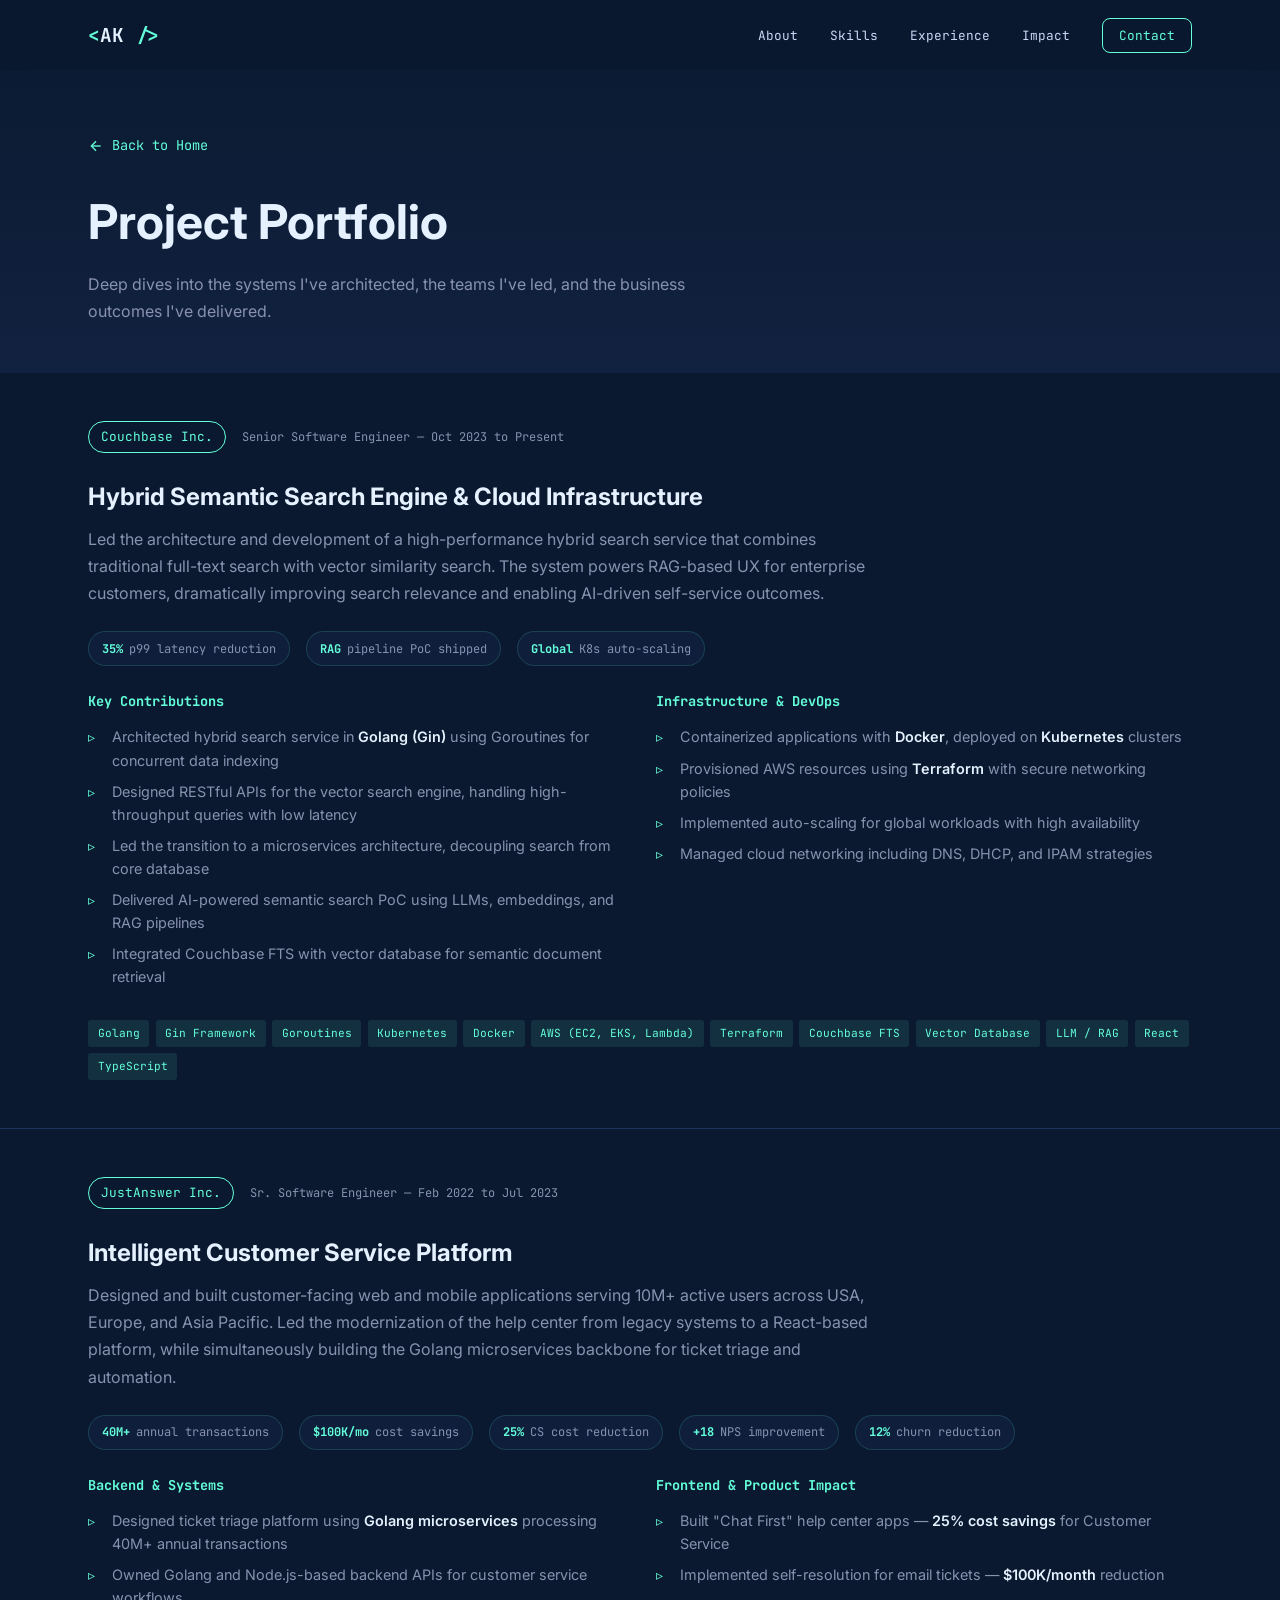
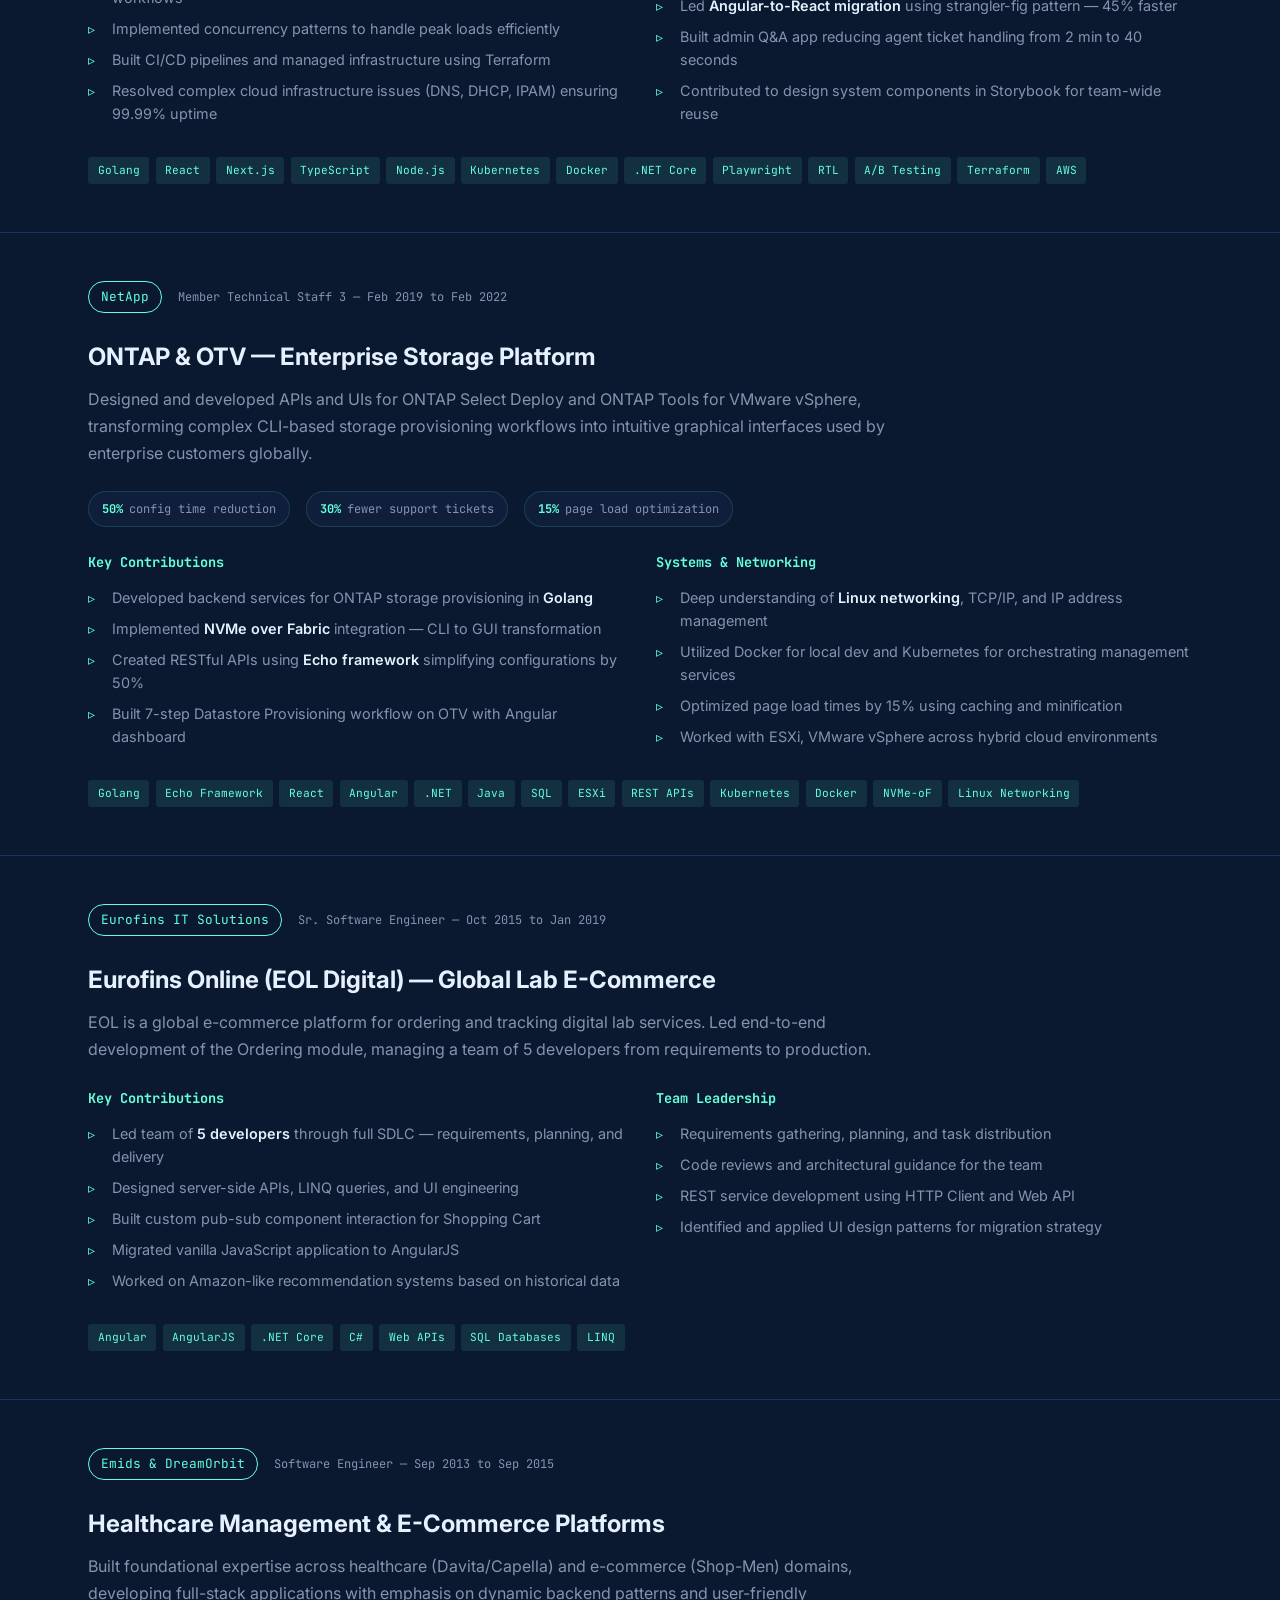
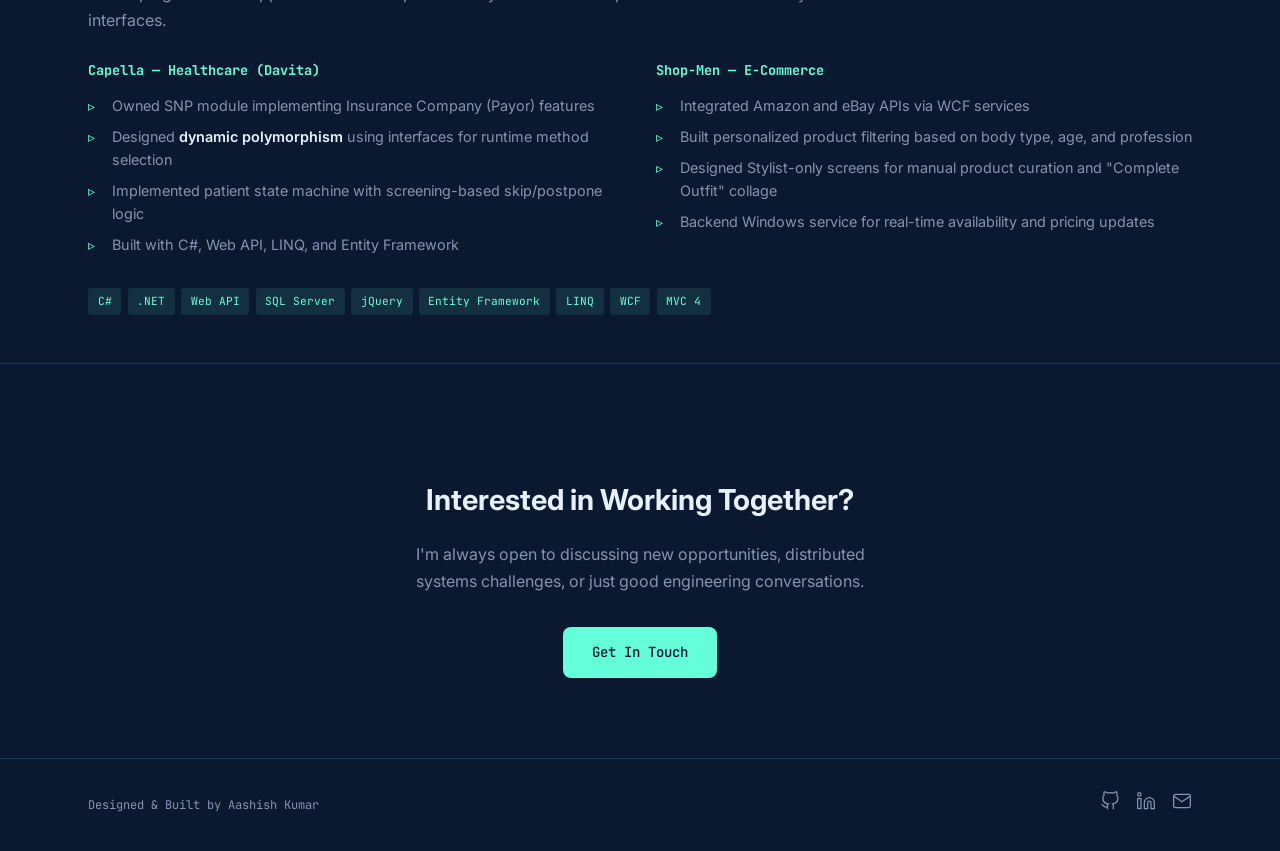
<file: projects.html>
<!DOCTYPE html>
<html lang="en">
<head>
  <meta charset="UTF-8" />
  <meta name="viewport" content="width=device-width, initial-scale=1.0" />
  <title>Projects — Aashish Kumar | Golang, AWS & Distributed Systems Portfolio</title>
  <meta name="description" content="Project portfolio of Aashish Kumar — Lead Software Engineer. Showcasing distributed systems in Golang, AI-powered semantic search, cloud-native platforms on AWS, and full-stack product engineering." />
  <meta name="keywords" content="Aashish Kumar Projects, Golang Microservices, AWS Architecture, Semantic Search, Couchbase, Vector Database, React Portfolio, Kubernetes, Distributed Systems" />
  <meta name="author" content="Aashish Kumar" />
  <meta name="robots" content="index, follow" />
  <link rel="canonical" href="https://aashishgithub.github.io/profile/projects.html" />

  <!-- Open Graph / LinkedIn -->
  <meta property="og:type" content="website" />
  <meta property="og:url" content="https://aashishgithub.github.io/profile/projects.html" />
  <meta property="og:title" content="Projects — Aashish Kumar | Lead Software Engineer" />
  <meta property="og:description" content="Featured projects: Hybrid semantic search engine, intelligent ticket triage platform, enterprise storage provisioning, and more." />
  <meta property="og:image" content="https://aashishgithub.github.io/profile/assets/images/Aashish_Photo.jpg" />
  <meta property="og:site_name" content="Aashish Kumar Portfolio" />

  <!-- Twitter Card -->
  <meta name="twitter:card" content="summary" />
  <meta name="twitter:title" content="Projects — Aashish Kumar" />
  <meta name="twitter:description" content="Featured projects: Hybrid semantic search engine, intelligent ticket triage platform, enterprise storage provisioning." />

  <meta name="theme-color" content="#0a192f" />

  <link rel="stylesheet" href="assets/css/style.css" />
  <link rel="preconnect" href="https://fonts.googleapis.com" />
  <link rel="preconnect" href="https://fonts.gstatic.com" crossorigin />
  <link href="https://fonts.googleapis.com/css2?family=Inter:wght@300;400;500;600;700;800&family=JetBrains+Mono:wght@400;500&display=swap" rel="stylesheet" />
  <style>
    .projects-hero {
      padding: calc(var(--nav-height) + 4rem) 0 3rem;
      background: linear-gradient(180deg, var(--color-bg) 0%, var(--color-bg-light) 100%);
    }
    .projects-hero h1 {
      font-size: clamp(2rem, 5vw, 3rem);
      color: var(--color-text-bright);
      margin-bottom: 0.5rem;
    }
    .projects-hero p {
      color: var(--color-text-dim);
      max-width: 600px;
    }
    .back-link {
      display: inline-flex;
      align-items: center;
      gap: 0.5rem;
      font-family: var(--font-mono);
      font-size: 0.85rem;
      color: var(--color-accent);
      margin-bottom: 1.5rem;
    }
    .back-link:hover { transform: translateX(-4px); }
    .back-link svg { width: 16px; height: 16px; }

    .project-detail {
      padding: 3rem 0;
      border-bottom: 1px solid var(--color-bg-lighter);
    }
    .project-detail:last-child { border-bottom: none; }
    .project-detail__header {
      display: flex;
      flex-wrap: wrap;
      align-items: center;
      gap: 1rem;
      margin-bottom: 1.5rem;
    }
    .project-detail__org {
      font-family: var(--font-mono);
      font-size: 0.8rem;
      padding: 0.25rem 0.75rem;
      border: 1px solid var(--color-accent);
      border-radius: 20px;
      color: var(--color-accent);
    }
    .project-detail__role {
      font-family: var(--font-mono);
      font-size: 0.75rem;
      color: var(--color-text-dim);
    }
    .project-detail h2 {
      font-size: 1.5rem;
      color: var(--color-text-bright);
      margin-bottom: 0.5rem;
    }
    .project-detail__desc {
      color: var(--color-text-dim);
      margin-bottom: 1.5rem;
      max-width: 800px;
      line-height: 1.7;
    }
    .project-detail__grid {
      display: grid;
      grid-template-columns: 1fr 1fr;
      gap: 2rem;
      margin-bottom: 1.5rem;
    }
    .detail-section h3 {
      font-family: var(--font-mono);
      font-size: 0.85rem;
      color: var(--color-accent);
      margin-bottom: 0.75rem;
    }
    .detail-section li {
      position: relative;
      padding-left: 1.5rem;
      margin-bottom: 0.5rem;
      font-size: 0.9rem;
      color: var(--color-text-dim);
      line-height: 1.6;
    }
    .detail-section li::before {
      content: '▹';
      position: absolute;
      left: 0;
      color: var(--color-accent);
    }
    .project-detail__tech {
      display: flex;
      flex-wrap: wrap;
      gap: 0.4rem;
      margin-top: 1.5rem;
    }
    .project-detail__tech span {
      font-family: var(--font-mono);
      font-size: 0.7rem;
      padding: 0.25rem 0.6rem;
      background: var(--color-accent-dim);
      color: var(--color-accent);
      border-radius: 3px;
    }
    .project-visual-bar {
      display: flex;
      gap: 1rem;
      margin: 1.5rem 0;
      flex-wrap: wrap;
    }
    .metric-pill {
      display: flex;
      align-items: center;
      gap: 0.4rem;
      padding: 0.4rem 0.8rem;
      background: var(--color-card);
      border: 1px solid rgba(100, 255, 218, 0.15);
      border-radius: 20px;
      font-family: var(--font-mono);
      font-size: 0.75rem;
    }
    .metric-pill strong {
      color: var(--color-accent);
      font-weight: 700;
    }
    .metric-pill span { color: var(--color-text-dim); }

    @media (max-width: 768px) {
      .project-detail__grid { grid-template-columns: 1fr; }
    }
  </style>
</head>
<body>
  <!-- ========== NAVIGATION ========== -->
  <nav class="nav" id="nav">
    <div class="nav__inner">
      <a href="index.html" class="nav__logo">
        <span class="nav__logo-bracket">&lt;</span>AK<span class="nav__logo-bracket"> /&gt;</span>
      </a>
      <ul class="nav__links">
        <li><a href="index.html#about">About</a></li>
        <li><a href="index.html#skills">Skills</a></li>
        <li><a href="index.html#experience">Experience</a></li>
        <li><a href="index.html#achievements">Impact</a></li>
        <li><a href="index.html#contact" class="nav__cta">Contact</a></li>
      </ul>
    </div>
  </nav>

  <!-- ========== HERO ========== -->
  <section class="projects-hero">
    <div class="container">
      <a href="index.html" class="back-link">
        <svg viewBox="0 0 24 24" fill="none" stroke="currentColor" stroke-width="2"><line x1="19" y1="12" x2="5" y2="12"/><polyline points="12 19 5 12 12 5"/></svg>
        Back to Home
      </a>
      <h1>Project Portfolio</h1>
      <p>Deep dives into the systems I've architected, the teams I've led, and the business outcomes I've delivered.</p>
    </div>
  </section>

  <!-- ========== PROJECT 1: Couchbase ========== -->
  <section class="project-detail">
    <div class="container">
      <div class="project-detail__header">
        <span class="project-detail__org">Couchbase Inc.</span>
        <span class="project-detail__role">Senior Software Engineer — Oct 2023 to Present</span>
      </div>
      <h2>Hybrid Semantic Search Engine &amp; Cloud Infrastructure</h2>
      <p class="project-detail__desc">
        Led the architecture and development of a high-performance hybrid search service that combines traditional full-text search
        with vector similarity search. The system powers RAG-based UX for enterprise customers, dramatically improving search
        relevance and enabling AI-driven self-service outcomes.
      </p>
      <div class="project-visual-bar">
        <div class="metric-pill"><strong>35%</strong> <span>p99 latency reduction</span></div>
        <div class="metric-pill"><strong>RAG</strong> <span>pipeline PoC shipped</span></div>
        <div class="metric-pill"><strong>Global</strong> <span>K8s auto-scaling</span></div>
      </div>
      <div class="project-detail__grid">
        <div class="detail-section">
          <h3>Key Contributions</h3>
          <ul>
            <li>Architected hybrid search service in <strong>Golang (Gin)</strong> using Goroutines for concurrent data indexing</li>
            <li>Designed RESTful APIs for the vector search engine, handling high-throughput queries with low latency</li>
            <li>Led the transition to a microservices architecture, decoupling search from core database</li>
            <li>Delivered AI-powered semantic search PoC using LLMs, embeddings, and RAG pipelines</li>
            <li>Integrated Couchbase FTS with vector database for semantic document retrieval</li>
          </ul>
        </div>
        <div class="detail-section">
          <h3>Infrastructure &amp; DevOps</h3>
          <ul>
            <li>Containerized applications with <strong>Docker</strong>, deployed on <strong>Kubernetes</strong> clusters</li>
            <li>Provisioned AWS resources using <strong>Terraform</strong> with secure networking policies</li>
            <li>Implemented auto-scaling for global workloads with high availability</li>
            <li>Managed cloud networking including DNS, DHCP, and IPAM strategies</li>
          </ul>
        </div>
      </div>
      <div class="project-detail__tech">
        <span>Golang</span><span>Gin Framework</span><span>Goroutines</span><span>Kubernetes</span><span>Docker</span>
        <span>AWS (EC2, EKS, Lambda)</span><span>Terraform</span><span>Couchbase FTS</span><span>Vector Database</span>
        <span>LLM / RAG</span><span>React</span><span>TypeScript</span>
      </div>
    </div>
  </section>

  <!-- ========== PROJECT 2: JustAnswer ========== -->
  <section class="project-detail">
    <div class="container">
      <div class="project-detail__header">
        <span class="project-detail__org">JustAnswer Inc.</span>
        <span class="project-detail__role">Sr. Software Engineer — Feb 2022 to Jul 2023</span>
      </div>
      <h2>Intelligent Customer Service Platform</h2>
      <p class="project-detail__desc">
        Designed and built customer-facing web and mobile applications serving 10M+ active users across USA, Europe, and Asia Pacific.
        Led the modernization of the help center from legacy systems to a React-based platform, while simultaneously building the
        Golang microservices backbone for ticket triage and automation.
      </p>
      <div class="project-visual-bar">
        <div class="metric-pill"><strong>40M+</strong> <span>annual transactions</span></div>
        <div class="metric-pill"><strong>$100K/mo</strong> <span>cost savings</span></div>
        <div class="metric-pill"><strong>25%</strong> <span>CS cost reduction</span></div>
        <div class="metric-pill"><strong>+18</strong> <span>NPS improvement</span></div>
        <div class="metric-pill"><strong>12%</strong> <span>churn reduction</span></div>
      </div>
      <div class="project-detail__grid">
        <div class="detail-section">
          <h3>Backend &amp; Systems</h3>
          <ul>
            <li>Designed ticket triage platform using <strong>Golang microservices</strong> processing 40M+ annual transactions</li>
            <li>Owned Golang and Node.js-based backend APIs for customer service workflows</li>
            <li>Implemented concurrency patterns to handle peak loads efficiently</li>
            <li>Built CI/CD pipelines and managed infrastructure using Terraform</li>
            <li>Resolved complex cloud infrastructure issues (DNS, DHCP, IPAM) ensuring 99.99% uptime</li>
          </ul>
        </div>
        <div class="detail-section">
          <h3>Frontend &amp; Product Impact</h3>
          <ul>
            <li>Built "Chat First" help center apps — <strong>25% cost savings</strong> for Customer Service</li>
            <li>Implemented self-resolution for email tickets — <strong>$100K/month</strong> reduction</li>
            <li>Led <strong>Angular-to-React migration</strong> using strangler-fig pattern — 45% faster</li>
            <li>Built admin Q&amp;A app reducing agent ticket handling from 2 min to 40 seconds</li>
            <li>Contributed to design system components in Storybook for team-wide reuse</li>
          </ul>
        </div>
      </div>
      <div class="project-detail__tech">
        <span>Golang</span><span>React</span><span>Next.js</span><span>TypeScript</span><span>Node.js</span>
        <span>Kubernetes</span><span>Docker</span><span>.NET Core</span><span>Playwright</span><span>RTL</span>
        <span>A/B Testing</span><span>Terraform</span><span>AWS</span>
      </div>
    </div>
  </section>

  <!-- ========== PROJECT 3: NetApp ========== -->
  <section class="project-detail">
    <div class="container">
      <div class="project-detail__header">
        <span class="project-detail__org">NetApp</span>
        <span class="project-detail__role">Member Technical Staff 3 — Feb 2019 to Feb 2022</span>
      </div>
      <h2>ONTAP &amp; OTV — Enterprise Storage Platform</h2>
      <p class="project-detail__desc">
        Designed and developed APIs and UIs for ONTAP Select Deploy and ONTAP Tools for VMware vSphere, transforming
        complex CLI-based storage provisioning workflows into intuitive graphical interfaces used by enterprise customers globally.
      </p>
      <div class="project-visual-bar">
        <div class="metric-pill"><strong>50%</strong> <span>config time reduction</span></div>
        <div class="metric-pill"><strong>30%</strong> <span>fewer support tickets</span></div>
        <div class="metric-pill"><strong>15%</strong> <span>page load optimization</span></div>
      </div>
      <div class="project-detail__grid">
        <div class="detail-section">
          <h3>Key Contributions</h3>
          <ul>
            <li>Developed backend services for ONTAP storage provisioning in <strong>Golang</strong></li>
            <li>Implemented <strong>NVMe over Fabric</strong> integration — CLI to GUI transformation</li>
            <li>Created RESTful APIs using <strong>Echo framework</strong> simplifying configurations by 50%</li>
            <li>Built 7-step Datastore Provisioning workflow on OTV with Angular dashboard</li>
          </ul>
        </div>
        <div class="detail-section">
          <h3>Systems &amp; Networking</h3>
          <ul>
            <li>Deep understanding of <strong>Linux networking</strong>, TCP/IP, and IP address management</li>
            <li>Utilized Docker for local dev and Kubernetes for orchestrating management services</li>
            <li>Optimized page load times by 15% using caching and minification</li>
            <li>Worked with ESXi, VMware vSphere across hybrid cloud environments</li>
          </ul>
        </div>
      </div>
      <div class="project-detail__tech">
        <span>Golang</span><span>Echo Framework</span><span>React</span><span>Angular</span><span>.NET</span>
        <span>Java</span><span>SQL</span><span>ESXi</span><span>REST APIs</span><span>Kubernetes</span><span>Docker</span>
        <span>NVMe-oF</span><span>Linux Networking</span>
      </div>
    </div>
  </section>

  <!-- ========== PROJECT 4: Eurofins ========== -->
  <section class="project-detail">
    <div class="container">
      <div class="project-detail__header">
        <span class="project-detail__org">Eurofins IT Solutions</span>
        <span class="project-detail__role">Sr. Software Engineer — Oct 2015 to Jan 2019</span>
      </div>
      <h2>Eurofins Online (EOL Digital) — Global Lab E-Commerce</h2>
      <p class="project-detail__desc">
        EOL is a global e-commerce platform for ordering and tracking digital lab services. Led end-to-end development
        of the Ordering module, managing a team of 5 developers from requirements to production.
      </p>
      <div class="project-detail__grid">
        <div class="detail-section">
          <h3>Key Contributions</h3>
          <ul>
            <li>Led team of <strong>5 developers</strong> through full SDLC — requirements, planning, and delivery</li>
            <li>Designed server-side APIs, LINQ queries, and UI engineering</li>
            <li>Built custom pub-sub component interaction for Shopping Cart</li>
            <li>Migrated vanilla JavaScript application to AngularJS</li>
            <li>Worked on Amazon-like recommendation systems based on historical data</li>
          </ul>
        </div>
        <div class="detail-section">
          <h3>Team Leadership</h3>
          <ul>
            <li>Requirements gathering, planning, and task distribution</li>
            <li>Code reviews and architectural guidance for the team</li>
            <li>REST service development using HTTP Client and Web API</li>
            <li>Identified and applied UI design patterns for migration strategy</li>
          </ul>
        </div>
      </div>
      <div class="project-detail__tech">
        <span>Angular</span><span>AngularJS</span><span>.NET Core</span><span>C#</span><span>Web APIs</span>
        <span>SQL Databases</span><span>LINQ</span>
      </div>
    </div>
  </section>

  <!-- ========== PROJECT 5: Early Career ========== -->
  <section class="project-detail">
    <div class="container">
      <div class="project-detail__header">
        <span class="project-detail__org">Emids &amp; DreamOrbit</span>
        <span class="project-detail__role">Software Engineer — Sep 2013 to Sep 2015</span>
      </div>
      <h2>Healthcare Management &amp; E-Commerce Platforms</h2>
      <p class="project-detail__desc">
        Built foundational expertise across healthcare (Davita/Capella) and e-commerce (Shop-Men) domains,
        developing full-stack applications with emphasis on dynamic backend patterns and user-friendly interfaces.
      </p>
      <div class="project-detail__grid">
        <div class="detail-section">
          <h3>Capella — Healthcare (Davita)</h3>
          <ul>
            <li>Owned SNP module implementing Insurance Company (Payor) features</li>
            <li>Designed <strong>dynamic polymorphism</strong> using interfaces for runtime method selection</li>
            <li>Implemented patient state machine with screening-based skip/postpone logic</li>
            <li>Built with C#, Web API, LINQ, and Entity Framework</li>
          </ul>
        </div>
        <div class="detail-section">
          <h3>Shop-Men — E-Commerce</h3>
          <ul>
            <li>Integrated Amazon and eBay APIs via WCF services</li>
            <li>Built personalized product filtering based on body type, age, and profession</li>
            <li>Designed Stylist-only screens for manual product curation and "Complete Outfit" collage</li>
            <li>Backend Windows service for real-time availability and pricing updates</li>
          </ul>
        </div>
      </div>
      <div class="project-detail__tech">
        <span>C#</span><span>.NET</span><span>Web API</span><span>SQL Server</span><span>jQuery</span>
        <span>Entity Framework</span><span>LINQ</span><span>WCF</span><span>MVC 4</span>
      </div>
    </div>
  </section>

  <!-- ========== CTA ========== -->
  <section class="section" style="text-align: center; padding-bottom: 5rem;">
    <div class="container">
      <h2 style="font-size: 1.8rem; color: var(--color-text-bright); margin-bottom: 1rem;">Interested in Working Together?</h2>
      <p style="color: var(--color-text-dim); max-width: 500px; margin: 0 auto 2rem;">
        I'm always open to discussing new opportunities, distributed systems challenges, or just good engineering conversations.
      </p>
      <a href="index.html#contact" class="btn btn--primary">Get In Touch</a>
    </div>
  </section>

  <!-- ========== FOOTER ========== -->
  <footer class="footer">
    <div class="container">
      <div class="footer__inner">
        <p class="footer__credit">Designed &amp; Built by Aashish Kumar</p>
        <div class="footer__links">
          <a href="https://github.com/aashishGitHub" target="_blank" rel="noopener noreferrer" aria-label="GitHub">
            <svg viewBox="0 0 24 24" fill="none" stroke="currentColor" stroke-width="1.5"><path d="M9 19c-5 1.5-5-2.5-7-3m14 6v-3.87a3.37 3.37 0 0 0-.94-2.61c3.14-.35 6.44-1.54 6.44-7A5.44 5.44 0 0 0 20 4.77 5.07 5.07 0 0 0 19.91 1S18.73.65 16 2.48a13.38 13.38 0 0 0-7 0C6.27.65 5.09 1 5.09 1A5.07 5.07 0 0 0 5 4.77a5.44 5.44 0 0 0-1.5 3.78c0 5.42 3.3 6.61 6.44 7A3.37 3.37 0 0 0 9 18.13V22"/></svg>
          </a>
          <a href="https://www.linkedin.com/in/aashish-kumar-0013/" target="_blank" rel="noopener noreferrer" aria-label="LinkedIn">
            <svg viewBox="0 0 24 24" fill="none" stroke="currentColor" stroke-width="1.5"><path d="M16 8a6 6 0 0 1 6 6v7h-4v-7a2 2 0 0 0-2-2 2 2 0 0 0-2 2v7h-4v-7a6 6 0 0 1 6-6z"/><rect x="2" y="9" width="4" height="12"/><circle cx="4" cy="4" r="2"/></svg>
          </a>
          <a href="mailto:aashishfullstack@gmail.com" aria-label="Email">
            <svg viewBox="0 0 24 24" fill="none" stroke="currentColor" stroke-width="1.5"><path d="M4 4h16c1.1 0 2 .9 2 2v12c0 1.1-.9 2-2 2H4c-1.1 0-2-.9-2-2V6c0-1.1.9-2 2-2z"/><polyline points="22,6 12,13 2,6"/></svg>
          </a>
        </div>
      </div>
    </div>
  </footer>

  <script src="assets/js/main.js"></script>
</body>
</html>
</file>
<file: assets/css/style.css>
/* ============================================================
   AASHISH KUMAR — PORTFOLIO STYLESHEET
   Design System: Dark tech-forward with teal accent
   ============================================================ */

/* ---------- CSS CUSTOM PROPERTIES ---------- */
:root {
  --color-bg:         #0a192f;
  --color-bg-light:   #112240;
  --color-bg-lighter: #1d3461;
  --color-accent:     #64ffda;
  --color-accent-dim: rgba(100, 255, 218, 0.1);
  --color-text:       #ccd6f6;
  --color-text-dim:   #8892b0;
  --color-text-bright:#e6f1ff;
  --color-slate:      #a8b2d1;
  --color-orange:     #e8a838;
  --color-blue:       #5e81f4;
  --color-red:        #ff6b6b;
  --color-card:       rgba(17, 34, 64, 0.7);
  --font-sans:        'Inter', -apple-system, BlinkMacSystemFont, 'Segoe UI', Roboto, sans-serif;
  --font-mono:        'JetBrains Mono', 'Fira Code', monospace;
  --nav-height:       70px;
  --max-width:        1200px;
  --transition:       0.3s cubic-bezier(0.645, 0.045, 0.355, 1);
  --border-radius:    8px;
}

/* ---------- RESET & BASE ---------- */
*, *::before, *::after { box-sizing: border-box; margin: 0; padding: 0; }
html { scroll-behavior: smooth; scroll-padding-top: var(--nav-height); font-size: 16px; }
body {
  font-family: var(--font-sans);
  background: var(--color-bg);
  color: var(--color-text);
  line-height: 1.7;
  overflow-x: hidden;
  -webkit-font-smoothing: antialiased;
}
::selection { background: var(--color-accent); color: var(--color-bg); }
img { max-width: 100%; display: block; }
a { color: var(--color-accent); text-decoration: none; transition: var(--transition); }
a:hover { color: var(--color-text-bright); }
ul { list-style: none; }
strong { color: var(--color-text-bright); font-weight: 600; }
em { color: var(--color-accent); font-style: italic; }

/* ---------- UTILITIES ---------- */
.container { max-width: var(--max-width); margin: 0 auto; padding: 0 clamp(1.5rem, 5vw, 3rem); }
.highlight { color: var(--color-accent); }

/* ---------- BUTTONS ---------- */
.btn {
  display: inline-flex;
  align-items: center;
  gap: 0.5rem;
  padding: 0.85rem 1.8rem;
  border-radius: var(--border-radius);
  font-family: var(--font-mono);
  font-size: 0.875rem;
  font-weight: 500;
  transition: var(--transition);
  cursor: pointer;
  border: none;
}
.btn svg { width: 16px; height: 16px; }
.btn--primary {
  background: var(--color-accent);
  color: var(--color-bg);
}
.btn--primary:hover {
  background: transparent;
  color: var(--color-accent);
  box-shadow: inset 0 0 0 2px var(--color-accent);
}
.btn--outline {
  background: transparent;
  color: var(--color-accent);
  box-shadow: inset 0 0 0 2px var(--color-accent);
}
.btn--outline:hover {
  background: var(--color-accent-dim);
}
.btn--full { width: 100%; justify-content: center; }
.btn--download {
  background: transparent;
  color: var(--color-accent);
  box-shadow: inset 0 0 0 2px var(--color-accent);
  display: inline-flex;
  align-items: center;
  gap: 0.5rem;
}
.btn--download:hover {
  background: var(--color-accent);
  color: var(--color-bg);
}
.btn--download svg { flex-shrink: 0; }

/* ---------- NAVIGATION ---------- */
.nav {
  position: fixed;
  top: 0;
  left: 0;
  right: 0;
  height: var(--nav-height);
  z-index: 1000;
  transition: var(--transition);
  background: rgba(10, 25, 47, 0.85);
  backdrop-filter: blur(12px);
  -webkit-backdrop-filter: blur(12px);
}
.nav--scrolled { box-shadow: 0 10px 30px -10px rgba(2, 12, 27, 0.7); }
.nav__inner {
  max-width: var(--max-width);
  margin: 0 auto;
  padding: 0 clamp(1.5rem, 5vw, 3rem);
  display: flex;
  align-items: center;
  justify-content: space-between;
  height: 100%;
}
.nav__logo {
  font-family: var(--font-mono);
  font-size: 1.2rem;
  font-weight: 700;
  color: var(--color-text-bright);
}
.nav__logo-bracket { color: var(--color-accent); }
.nav__links {
  display: flex;
  align-items: center;
  gap: 2rem;
}
.nav__links a {
  font-family: var(--font-mono);
  font-size: 0.8rem;
  color: var(--color-text);
  position: relative;
}
.nav__links a::after {
  content: '';
  position: absolute;
  bottom: -4px;
  left: 0;
  width: 0;
  height: 2px;
  background: var(--color-accent);
  transition: var(--transition);
}
.nav__links a:hover { color: var(--color-accent); }
.nav__links a:hover::after { width: 100%; }
.nav__cta {
  padding: 0.5rem 1rem !important;
  border: 1px solid var(--color-accent) !important;
  border-radius: var(--border-radius) !important;
  color: var(--color-accent) !important;
}
.nav__cta:hover { background: var(--color-accent-dim) !important; }
.nav__resume {
  color: var(--color-accent) !important;
  font-weight: 500;
  transition: var(--transition);
}
.nav__resume:hover { opacity: 0.8; }

/* Mobile toggle */
.nav__toggle {
  display: none;
  flex-direction: column;
  gap: 5px;
  background: none;
  border: none;
  cursor: pointer;
  padding: 4px;
  z-index: 1001;
}
.nav__toggle span {
  display: block;
  width: 28px;
  height: 2px;
  background: var(--color-accent);
  transition: var(--transition);
}

/* ---------- HERO ---------- */
.hero {
  min-height: 100vh;
  display: flex;
  align-items: center;
  justify-content: center;
  position: relative;
  padding: calc(var(--nav-height) + 2rem) 0 4rem;
  overflow: hidden;
}
.hero__bg-grid {
  position: absolute;
  inset: 0;
  background-image:
    linear-gradient(rgba(100, 255, 218, 0.03) 1px, transparent 1px),
    linear-gradient(90deg, rgba(100, 255, 218, 0.03) 1px, transparent 1px);
  background-size: 60px 60px;
  mask-image: radial-gradient(ellipse 80% 70% at 50% 50%, black 30%, transparent 100%);
  -webkit-mask-image: radial-gradient(ellipse 80% 70% at 50% 50%, black 30%, transparent 100%);
}
.hero__particles {
  position: absolute;
  inset: 0;
  pointer-events: none;
}
.hero__content {
  position: relative;
  z-index: 2;
  max-width: var(--max-width);
  padding: 0 clamp(1.5rem, 5vw, 3rem);
  width: 100%;
}
.hero__greeting {
  font-family: var(--font-mono);
  font-size: clamp(0.875rem, 2vw, 1rem);
  color: var(--color-accent);
  margin-bottom: 1rem;
  opacity: 0;
  animation: fadeInUp 0.6s 0.2s forwards;
}
.hero__name {
  font-size: clamp(2.5rem, 7vw, 5rem);
  font-weight: 800;
  color: var(--color-text-bright);
  line-height: 1.1;
  margin-bottom: 0.25rem;
  opacity: 0;
  animation: fadeInUp 0.6s 0.4s forwards;
}
.hero__title {
  font-size: clamp(1.5rem, 4vw, 3rem);
  font-weight: 700;
  color: var(--color-text-dim);
  line-height: 1.2;
  margin-bottom: 1.5rem;
  opacity: 0;
  animation: fadeInUp 0.6s 0.6s forwards;
}
.hero__subtitle {
  max-width: 600px;
  font-size: clamp(0.95rem, 2vw, 1.1rem);
  color: var(--color-text-dim);
  margin-bottom: 1.5rem;
  opacity: 0;
  animation: fadeInUp 0.6s 0.8s forwards;
}
.hero__tags {
  display: flex;
  flex-wrap: wrap;
  gap: 0.5rem;
  margin-bottom: 2rem;
  opacity: 0;
  animation: fadeInUp 0.6s 1s forwards;
}
.tag {
  font-family: var(--font-mono);
  font-size: 0.75rem;
  padding: 0.35rem 0.75rem;
  border: 1px solid var(--color-accent);
  border-radius: 20px;
  color: var(--color-accent);
  background: var(--color-accent-dim);
}
.hero__cta {
  display: flex;
  gap: 1rem;
  margin-bottom: 3rem;
  opacity: 0;
  animation: fadeInUp 0.6s 1.2s forwards;
}
.hero__stats {
  display: grid;
  grid-template-columns: repeat(auto-fit, minmax(140px, 1fr));
  gap: 1.5rem;
  max-width: 700px;
  opacity: 0;
  animation: fadeInUp 0.6s 1.4s forwards;
}
.hero__stat {
  text-align: center;
  padding: 1rem;
  border-radius: var(--border-radius);
  background: var(--color-card);
  border: 1px solid rgba(100, 255, 218, 0.1);
}
.hero__stat-number {
  font-size: 1.8rem;
  font-weight: 800;
  color: var(--color-accent);
  font-family: var(--font-mono);
}
.hero__stat-plus {
  font-size: 1rem;
  color: var(--color-accent);
  font-family: var(--font-mono);
}
.hero__stat-label {
  display: block;
  font-size: 0.75rem;
  color: var(--color-text-dim);
  margin-top: 0.25rem;
}
.hero__scroll {
  position: absolute;
  bottom: 2rem;
  left: 50%;
  transform: translateX(-50%);
  display: flex;
  flex-direction: column;
  align-items: center;
  gap: 0.5rem;
  color: var(--color-text-dim);
  font-family: var(--font-mono);
  font-size: 0.7rem;
  opacity: 0;
  animation: fadeInUp 0.6s 1.6s forwards;
}
.hero__scroll-line {
  width: 1px;
  height: 40px;
  background: linear-gradient(var(--color-accent), transparent);
  animation: scrollPulse 2s infinite;
}

/* ---------- SECTIONS ---------- */
.section { padding: clamp(4rem, 10vw, 7rem) 0; }
.section__heading {
  font-size: clamp(1.5rem, 3vw, 2rem);
  font-weight: 700;
  color: var(--color-text-bright);
  margin-bottom: 0.5rem;
  display: flex;
  align-items: center;
  gap: 0.75rem;
}
.section__heading::after {
  content: '';
  flex: 1;
  height: 1px;
  background: var(--color-bg-lighter);
  max-width: 300px;
}
.section__number {
  font-family: var(--font-mono);
  font-size: 1rem;
  color: var(--color-accent);
  font-weight: 400;
}
.section__subtitle {
  color: var(--color-text-dim);
  font-size: 1rem;
  margin-bottom: 3rem;
  max-width: 600px;
}

/* ---------- ABOUT ---------- */
.about__grid {
  display: grid;
  grid-template-columns: 3fr 2fr;
  gap: 3rem;
  margin-top: 2rem;
  align-items: start;
}
.about__text p { margin-bottom: 1rem; color: var(--color-text-dim); }
.about__focus-areas { margin-top: 2rem; }
.about__focus-areas h3 {
  font-family: var(--font-mono);
  font-size: 0.9rem;
  color: var(--color-accent);
  margin-bottom: 1rem;
}
.about__focus-areas li {
  display: flex;
  align-items: center;
  gap: 0.75rem;
  padding: 0.5rem 0;
  color: var(--color-text);
  font-size: 0.95rem;
}
.about__focus-areas .icon { width: 16px; height: 16px; color: var(--color-accent); flex-shrink: 0; }
.about__visual { display: flex; flex-direction: column; align-items: center; gap: 1.5rem; }
.about__avatar { width: 200px; height: 200px; border-radius: 12px; overflow: hidden; border: 2px solid var(--color-accent); box-shadow: 0 0 30px rgba(100, 255, 218, 0.15); }
.about__avatar-img { width: 100%; height: 100%; object-fit: cover; display: block; }
.about__avatar-svg { width: 100%; height: 100%; }
.about__info-cards {
  display: grid;
  grid-template-columns: 1fr 1fr;
  gap: 0.75rem;
  width: 100%;
}
.info-card {
  display: flex;
  align-items: center;
  gap: 0.5rem;
  padding: 0.75rem;
  background: var(--color-card);
  border: 1px solid rgba(100, 255, 218, 0.1);
  border-radius: var(--border-radius);
  font-family: var(--font-mono);
  font-size: 0.75rem;
  color: var(--color-text);
  transition: var(--transition);
}
.info-card:hover { border-color: var(--color-accent); transform: translateY(-2px); }
.info-card__icon { width: 20px; height: 20px; color: var(--color-accent); flex-shrink: 0; }
.info-card__icon svg { width: 100%; height: 100%; }

/* ---------- SKILLS ---------- */
.skills__grid {
  display: grid;
  grid-template-columns: repeat(auto-fill, minmax(340px, 1fr));
  gap: 1.5rem;
  margin-top: 2rem;
}
.skill-card {
  background: var(--color-card);
  border: 1px solid rgba(100, 255, 218, 0.08);
  border-radius: var(--border-radius);
  padding: 1.5rem;
  transition: var(--transition);
  position: relative;
  overflow: hidden;
}
.skill-card::before {
  content: '';
  position: absolute;
  top: 0;
  left: 0;
  right: 0;
  height: 2px;
  background: linear-gradient(90deg, transparent, var(--color-accent), transparent);
  opacity: 0;
  transition: var(--transition);
}
.skill-card:hover { transform: translateY(-4px); border-color: rgba(100, 255, 218, 0.2); }
.skill-card:hover::before { opacity: 1; }
.skill-card--featured { border-color: rgba(100, 255, 218, 0.2); }
.skill-card--featured::before { opacity: 0.5; }
.skill-card__header {
  display: flex;
  align-items: center;
  gap: 0.75rem;
  margin-bottom: 1rem;
}
.skill-card__icon-wrap {
  width: 36px;
  height: 36px;
  color: var(--color-accent);
  flex-shrink: 0;
}
.skill-card__icon-wrap svg { width: 100%; height: 100%; }
.skill-card__header h3 {
  font-size: 1rem;
  color: var(--color-text-bright);
  flex: 1;
}
.skill-card__label {
  font-family: var(--font-mono);
  font-size: 0.65rem;
  padding: 0.2rem 0.5rem;
  border: 1px solid var(--color-accent);
  border-radius: 3px;
  color: var(--color-accent);
}
.skill-tags {
  display: flex;
  flex-wrap: wrap;
  gap: 0.4rem;
  margin-bottom: 0.75rem;
}
.skill-tags span {
  font-family: var(--font-mono);
  font-size: 0.7rem;
  padding: 0.25rem 0.6rem;
  background: var(--color-accent-dim);
  color: var(--color-accent);
  border-radius: 3px;
}
.skill-card__desc {
  font-size: 0.85rem;
  color: var(--color-text-dim);
  line-height: 1.6;
}

/* Architecture Diagram */
.skills__architecture {
  margin-top: 4rem;
  text-align: center;
}
.skills__architecture h3 {
  font-family: var(--font-mono);
  font-size: 0.9rem;
  color: var(--color-accent);
  margin-bottom: 2rem;
}
.architecture-diagram {
  display: flex;
  flex-direction: column;
  align-items: center;
  gap: 0.25rem;
  padding: 2rem;
  background: var(--color-card);
  border: 1px solid rgba(100, 255, 218, 0.1);
  border-radius: var(--border-radius);
}
.arch-layer {
  display: flex;
  flex-direction: column;
  align-items: center;
  gap: 0.5rem;
  width: 100%;
}
.arch-label {
  font-family: var(--font-mono);
  font-size: 0.7rem;
  color: var(--color-text-dim);
  text-transform: uppercase;
  letter-spacing: 0.1em;
}
.arch-nodes {
  display: flex;
  flex-wrap: wrap;
  justify-content: center;
  gap: 0.75rem;
}
.arch-node {
  font-family: var(--font-mono);
  font-size: 0.75rem;
  padding: 0.5rem 1rem;
  border-radius: var(--border-radius);
  border: 1px solid;
}
.arch-node--client { border-color: var(--color-blue); color: var(--color-blue); background: rgba(94, 129, 244, 0.08); }
.arch-node--infra  { border-color: var(--color-orange); color: var(--color-orange); background: rgba(232, 168, 56, 0.08); }
.arch-node--go     { border-color: var(--color-accent); color: var(--color-accent); background: var(--color-accent-dim); }
.arch-node--data   { border-color: var(--color-slate); color: var(--color-slate); background: rgba(168, 178, 209, 0.08); }
.arch-arrow { width: 24px; height: 36px; }
.arch-arrow svg { width: 100%; height: 100%; }

/* ---------- EXPERIENCE / TIMELINE ---------- */
.timeline { margin-top: 2rem; position: relative; }
.timeline::before {
  content: '';
  position: absolute;
  left: 24px;
  top: 0;
  bottom: 0;
  width: 2px;
  background: var(--color-bg-lighter);
}
.timeline__item {
  position: relative;
  padding-left: 64px;
  padding-bottom: 3rem;
}
.timeline__item:last-child { padding-bottom: 0; }
.timeline__marker {
  position: absolute;
  left: 16px;
  top: 6px;
  width: 18px;
  height: 18px;
  border-radius: 50%;
  border: 2px solid var(--color-bg-lighter);
  background: var(--color-bg);
  transition: var(--transition);
  z-index: 1;
}
.timeline__item--active .timeline__marker {
  border-color: var(--color-accent);
  background: var(--color-accent);
  box-shadow: 0 0 15px rgba(100, 255, 218, 0.4);
}
.timeline__item:hover .timeline__marker { border-color: var(--color-accent); }
.timeline__content {
  background: var(--color-card);
  border: 1px solid rgba(100, 255, 218, 0.08);
  border-radius: var(--border-radius);
  padding: 1.5rem;
  transition: var(--transition);
}
.timeline__item:hover .timeline__content { border-color: rgba(100, 255, 218, 0.2); }
.timeline__header {
  display: flex;
  flex-wrap: wrap;
  align-items: center;
  gap: 0.75rem;
  margin-bottom: 0.5rem;
}
.timeline__header h3 { font-size: 1.1rem; color: var(--color-text-bright); }
.timeline__company { color: var(--color-accent); font-weight: 400; }
.timeline__date {
  font-family: var(--font-mono);
  font-size: 0.75rem;
  color: var(--color-text-dim);
}
.timeline__badge {
  font-family: var(--font-mono);
  font-size: 0.65rem;
  padding: 0.15rem 0.5rem;
  background: var(--color-accent);
  color: var(--color-bg);
  border-radius: 3px;
  font-weight: 600;
}
.timeline__focus {
  font-family: var(--font-mono);
  font-size: 0.8rem;
  color: var(--color-accent);
  margin-bottom: 1rem;
  opacity: 0.8;
}
.timeline__highlights {
  margin-bottom: 1rem;
}
.timeline__highlights li {
  position: relative;
  padding-left: 1.5rem;
  margin-bottom: 0.5rem;
  font-size: 0.9rem;
  color: var(--color-text-dim);
  line-height: 1.6;
}
.timeline__highlights li::before {
  content: '▹';
  position: absolute;
  left: 0;
  color: var(--color-accent);
}
.timeline__tech {
  display: flex;
  flex-wrap: wrap;
  gap: 0.4rem;
}
.timeline__tech span {
  font-family: var(--font-mono);
  font-size: 0.7rem;
  padding: 0.2rem 0.5rem;
  background: var(--color-accent-dim);
  color: var(--color-accent);
  border-radius: 3px;
}

/* ---------- ACHIEVEMENTS ---------- */
.achievements__grid {
  display: grid;
  grid-template-columns: repeat(auto-fill, minmax(260px, 1fr));
  gap: 1.25rem;
  margin-top: 2rem;
}
.achievement-card {
  background: var(--color-card);
  border: 1px solid rgba(100, 255, 218, 0.08);
  border-radius: var(--border-radius);
  padding: 1.5rem;
  text-align: center;
  transition: var(--transition);
  position: relative;
  overflow: hidden;
}
.achievement-card::after {
  content: '';
  position: absolute;
  bottom: 0;
  left: 0;
  right: 0;
  height: 3px;
  background: linear-gradient(90deg, var(--color-accent), var(--color-blue));
  transform: scaleX(0);
  transition: var(--transition);
}
.achievement-card:hover { transform: translateY(-4px); }
.achievement-card:hover::after { transform: scaleX(1); }
.achievement-card__metric { margin-bottom: 0.75rem; }
.achievement-card__number {
  font-size: 2.2rem;
  font-weight: 800;
  color: var(--color-accent);
  font-family: var(--font-mono);
  line-height: 1;
}
.achievement-card__unit {
  display: block;
  font-family: var(--font-mono);
  font-size: 0.7rem;
  color: var(--color-text-dim);
  text-transform: uppercase;
  letter-spacing: 0.1em;
  margin-top: 0.25rem;
}
.achievement-card h3 {
  font-size: 0.95rem;
  color: var(--color-text-bright);
  margin-bottom: 0.5rem;
}
.achievement-card p {
  font-size: 0.8rem;
  color: var(--color-text-dim);
  line-height: 1.5;
}

/* ---------- PROJECTS ---------- */
.projects__grid {
  display: grid;
  grid-template-columns: 1fr;
  gap: 2rem;
  margin-top: 2rem;
}
.project-card {
  display: grid;
  grid-template-columns: 1fr 1fr;
  gap: 2rem;
  background: var(--color-card);
  border: 1px solid rgba(100, 255, 218, 0.08);
  border-radius: var(--border-radius);
  overflow: hidden;
  transition: var(--transition);
}
.project-card:hover { border-color: rgba(100, 255, 218, 0.25); transform: translateY(-4px); }
.project-card--large { grid-column: 1 / -1; }
.project-card__visual {
  display: flex;
  align-items: center;
  justify-content: center;
  padding: 1rem;
}
.project-illustration {
  width: 100%;
  max-width: 400px;
  height: auto;
  border-radius: var(--border-radius);
}
.project-card__content {
  padding: 2rem 2rem 2rem 0;
  display: flex;
  flex-direction: column;
  justify-content: center;
}
.project-card__label {
  font-family: var(--font-mono);
  font-size: 0.75rem;
  color: var(--color-accent);
  margin-bottom: 0.5rem;
}
.project-card__content h3 {
  font-size: 1.3rem;
  color: var(--color-text-bright);
  margin-bottom: 0.75rem;
}
.project-card__content p {
  font-size: 0.9rem;
  color: var(--color-text-dim);
  line-height: 1.6;
  margin-bottom: 1rem;
}
.project-card__tech {
  display: flex;
  flex-wrap: wrap;
  gap: 0.4rem;
}
.project-card__tech span {
  font-family: var(--font-mono);
  font-size: 0.7rem;
  padding: 0.2rem 0.5rem;
  background: var(--color-accent-dim);
  color: var(--color-accent);
  border-radius: 3px;
}

/* ---------- PHILOSOPHY ---------- */
.philosophy__grid {
  display: grid;
  grid-template-columns: repeat(auto-fill, minmax(260px, 1fr));
  gap: 1.5rem;
  margin-top: 2rem;
}
.philosophy__card {
  background: var(--color-card);
  border: 1px solid rgba(100, 255, 218, 0.08);
  border-radius: var(--border-radius);
  padding: 2rem;
  transition: var(--transition);
}
.philosophy__card:hover { border-color: rgba(100, 255, 218, 0.2); transform: translateY(-4px); }
.philosophy__icon {
  width: 48px;
  height: 48px;
  margin-bottom: 1rem;
}
.philosophy__icon svg { width: 100%; height: 100%; }
.philosophy__card h3 {
  font-size: 1.05rem;
  color: var(--color-text-bright);
  margin-bottom: 0.75rem;
}
.philosophy__card p {
  font-size: 0.85rem;
  color: var(--color-text-dim);
  line-height: 1.7;
}
.philosophy__quote {
  margin-top: 3rem;
  text-align: center;
  padding: 3rem 2rem;
  background: var(--color-card);
  border: 1px solid rgba(100, 255, 218, 0.1);
  border-radius: var(--border-radius);
  position: relative;
}
.philosophy__quote::before {
  content: '"';
  position: absolute;
  top: -10px;
  left: 30px;
  font-size: 5rem;
  color: var(--color-accent);
  opacity: 0.2;
  font-family: Georgia, serif;
  line-height: 1;
}
.philosophy__quote blockquote {
  font-size: 1.15rem;
  color: var(--color-text);
  font-style: italic;
  max-width: 700px;
  margin: 0 auto 1rem;
  line-height: 1.7;
}
.philosophy__quote cite {
  font-family: var(--font-mono);
  font-size: 0.8rem;
  color: var(--color-accent);
  font-style: normal;
}

/* ---------- CERTIFICATIONS ---------- */
.certs__grid {
  display: grid;
  grid-template-columns: repeat(auto-fill, minmax(240px, 1fr));
  gap: 1.25rem;
  margin-top: 2rem;
}
.cert-card {
  display: flex;
  align-items: flex-start;
  gap: 1rem;
  padding: 1.25rem;
  background: var(--color-card);
  border: 1px solid rgba(100, 255, 218, 0.08);
  border-radius: var(--border-radius);
  transition: var(--transition);
}
.cert-card:hover { border-color: rgba(100, 255, 218, 0.2); }
.cert-card__icon {
  width: 28px;
  height: 28px;
  color: var(--color-accent);
  flex-shrink: 0;
  margin-top: 2px;
}
.cert-card__icon svg { width: 100%; height: 100%; }
.cert-card h3 { font-size: 0.9rem; color: var(--color-text-bright); margin-bottom: 0.25rem; }
.cert-card p { font-size: 0.8rem; color: var(--color-text-dim); }

/* ---------- CONTACT ---------- */
.contact__grid {
  display: grid;
  grid-template-columns: 1fr 1fr;
  gap: 3rem;
  margin-top: 2rem;
}
.contact__text h3 {
  font-size: 1.5rem;
  color: var(--color-text-bright);
  margin-bottom: 1rem;
}
.contact__text > p {
  color: var(--color-text-dim);
  margin-bottom: 2rem;
  line-height: 1.7;
}
.contact__links {
  display: flex;
  flex-direction: column;
  gap: 0.75rem;
  margin-bottom: 1.5rem;
}
.contact__link {
  display: flex;
  align-items: center;
  gap: 0.75rem;
  color: var(--color-text);
  font-size: 0.9rem;
  padding: 0.5rem 0;
  transition: var(--transition);
}
.contact__link:hover { color: var(--color-accent); transform: translateX(4px); }
.contact__link svg { width: 20px; height: 20px; color: var(--color-accent); flex-shrink: 0; }
.contact__link--resume {
  background: var(--color-accent-dim);
  border: 1px solid var(--color-accent);
  border-radius: var(--border-radius);
  padding: 0.75rem 1rem;
  font-weight: 600;
}
.contact__link--resume:hover {
  background: var(--color-accent);
  color: var(--color-bg);
}
.contact__link--resume:hover svg { stroke: var(--color-bg); }
.contact__location {
  display: flex;
  align-items: center;
  gap: 0.75rem;
  color: var(--color-text-dim);
  font-size: 0.85rem;
  padding-top: 1rem;
  border-top: 1px solid var(--color-bg-lighter);
}
.contact__location svg { width: 18px; height: 18px; color: var(--color-accent); flex-shrink: 0; }

/* Form */
.contact__form {
  display: flex;
  flex-direction: column;
  gap: 1.25rem;
}
.form__group { display: flex; flex-direction: column; gap: 0.4rem; }
.form__group label {
  font-family: var(--font-mono);
  font-size: 0.75rem;
  color: var(--color-accent);
}
.form__group input,
.form__group textarea {
  padding: 0.75rem 1rem;
  background: var(--color-bg-light);
  border: 1px solid var(--color-bg-lighter);
  border-radius: var(--border-radius);
  color: var(--color-text);
  font-family: var(--font-sans);
  font-size: 0.9rem;
  transition: var(--transition);
  outline: none;
}
.form__group input:focus,
.form__group textarea:focus {
  border-color: var(--color-accent);
  box-shadow: 0 0 0 3px rgba(100, 255, 218, 0.1);
}
.form__group textarea { resize: vertical; min-height: 120px; }

/* ---------- FOOTER ---------- */
.footer {
  padding: 2rem 0;
  border-top: 1px solid var(--color-bg-lighter);
}
.footer__inner {
  display: flex;
  align-items: center;
  justify-content: space-between;
}
.footer__credit {
  font-family: var(--font-mono);
  font-size: 0.75rem;
  color: var(--color-text-dim);
}
.footer__links {
  display: flex;
  gap: 1rem;
}
.footer__links a {
  color: var(--color-text-dim);
  transition: var(--transition);
}
.footer__links a:hover { color: var(--color-accent); transform: translateY(-2px); }
.footer__links svg { width: 20px; height: 20px; }

/* ---------- ANIMATIONS ---------- */
@keyframes fadeInUp {
  from { opacity: 0; transform: translateY(20px); }
  to   { opacity: 1; transform: translateY(0); }
}
@keyframes scrollPulse {
  0%, 100% { opacity: 0.3; }
  50%      { opacity: 1; }
}

/* Scroll reveal */
.reveal {
  opacity: 0;
  transform: translateY(30px);
  transition: opacity 0.6s ease, transform 0.6s ease;
}
.reveal.visible {
  opacity: 1;
  transform: translateY(0);
}

/* ---------- RESPONSIVE ---------- */
@media (max-width: 900px) {
  .about__grid { grid-template-columns: 1fr; }
  .about__visual { order: -1; }
  .contact__grid { grid-template-columns: 1fr; }
  .project-card { grid-template-columns: 1fr; }
  .project-card__content { padding: 1.5rem; }
  .skills__grid { grid-template-columns: 1fr; }
}

@media (max-width: 768px) {
  .nav__toggle { display: flex; }
  .nav__links {
    position: fixed;
    top: 0;
    right: -100%;
    width: 75vw;
    max-width: 320px;
    height: 100vh;
    background: var(--color-bg-light);
    flex-direction: column;
    justify-content: center;
    padding: 2rem;
    gap: 1.5rem;
    transition: var(--transition);
    box-shadow: -10px 0 30px rgba(0, 0, 0, 0.5);
  }
  .nav__links.open { right: 0; }
  .nav__links a { font-size: 1rem; }

  .hero__stats { grid-template-columns: repeat(2, 1fr); }

  .achievements__grid { grid-template-columns: 1fr 1fr; }
  .philosophy__grid { grid-template-columns: 1fr; }
  .certs__grid { grid-template-columns: 1fr; }

  .timeline::before { left: 16px; }
  .timeline__item { padding-left: 48px; }
  .timeline__marker { left: 8px; }
}

@media (max-width: 480px) {
  .hero__stats { grid-template-columns: 1fr 1fr; gap: 0.75rem; }
  .hero__stat { padding: 0.75rem 0.5rem; }
  .hero__stat-number { font-size: 1.4rem; }
  .hero__cta { flex-direction: column; }
  .achievements__grid { grid-template-columns: 1fr; }
  .about__info-cards { grid-template-columns: 1fr; }
  .arch-nodes { flex-direction: column; align-items: center; }
}

/* ---------- PARTICLE ANIMATION (CSS only) ---------- */
.particle {
  position: absolute;
  width: 3px;
  height: 3px;
  background: var(--color-accent);
  border-radius: 50%;
  opacity: 0;
  animation: particleFloat 8s infinite;
}
@keyframes particleFloat {
  0%   { opacity: 0; transform: translateY(0) scale(0); }
  10%  { opacity: 0.6; }
  90%  { opacity: 0; }
  100% { opacity: 0; transform: translateY(-400px) scale(1); }
}
</file>
